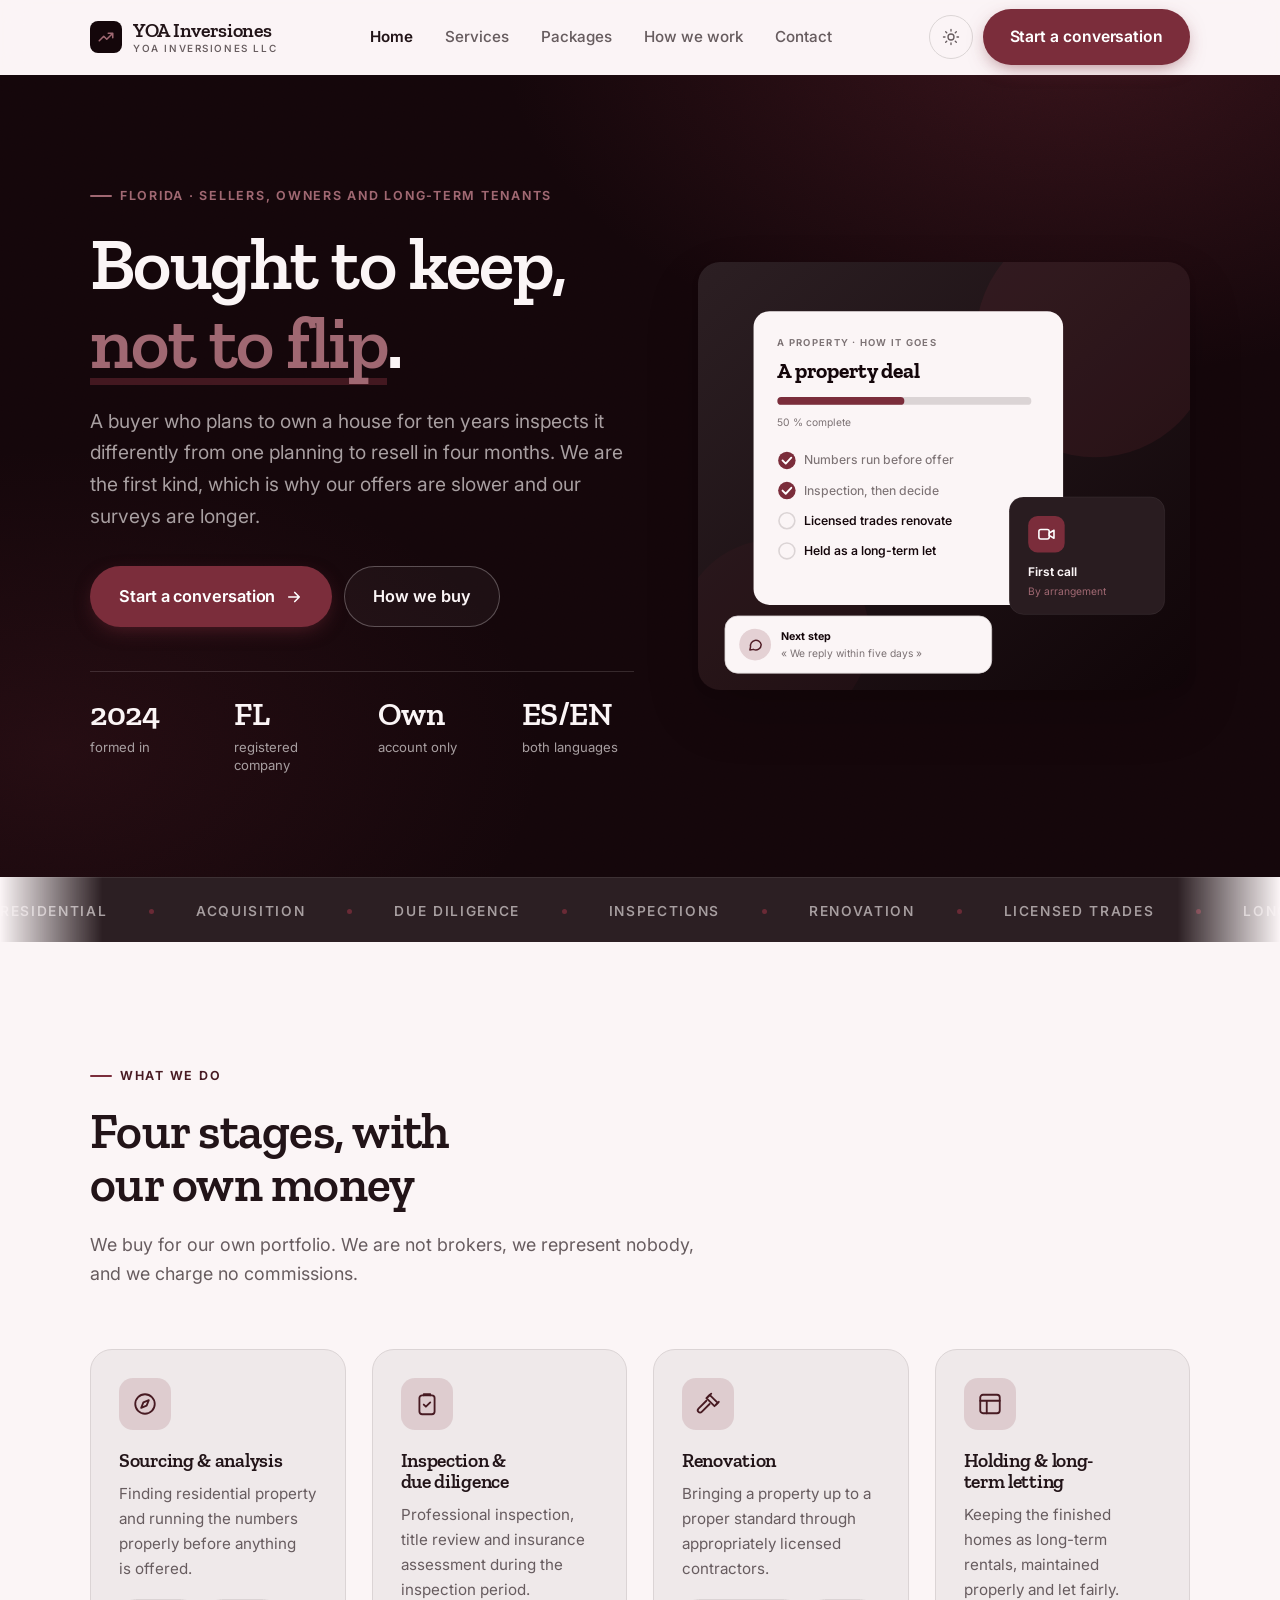
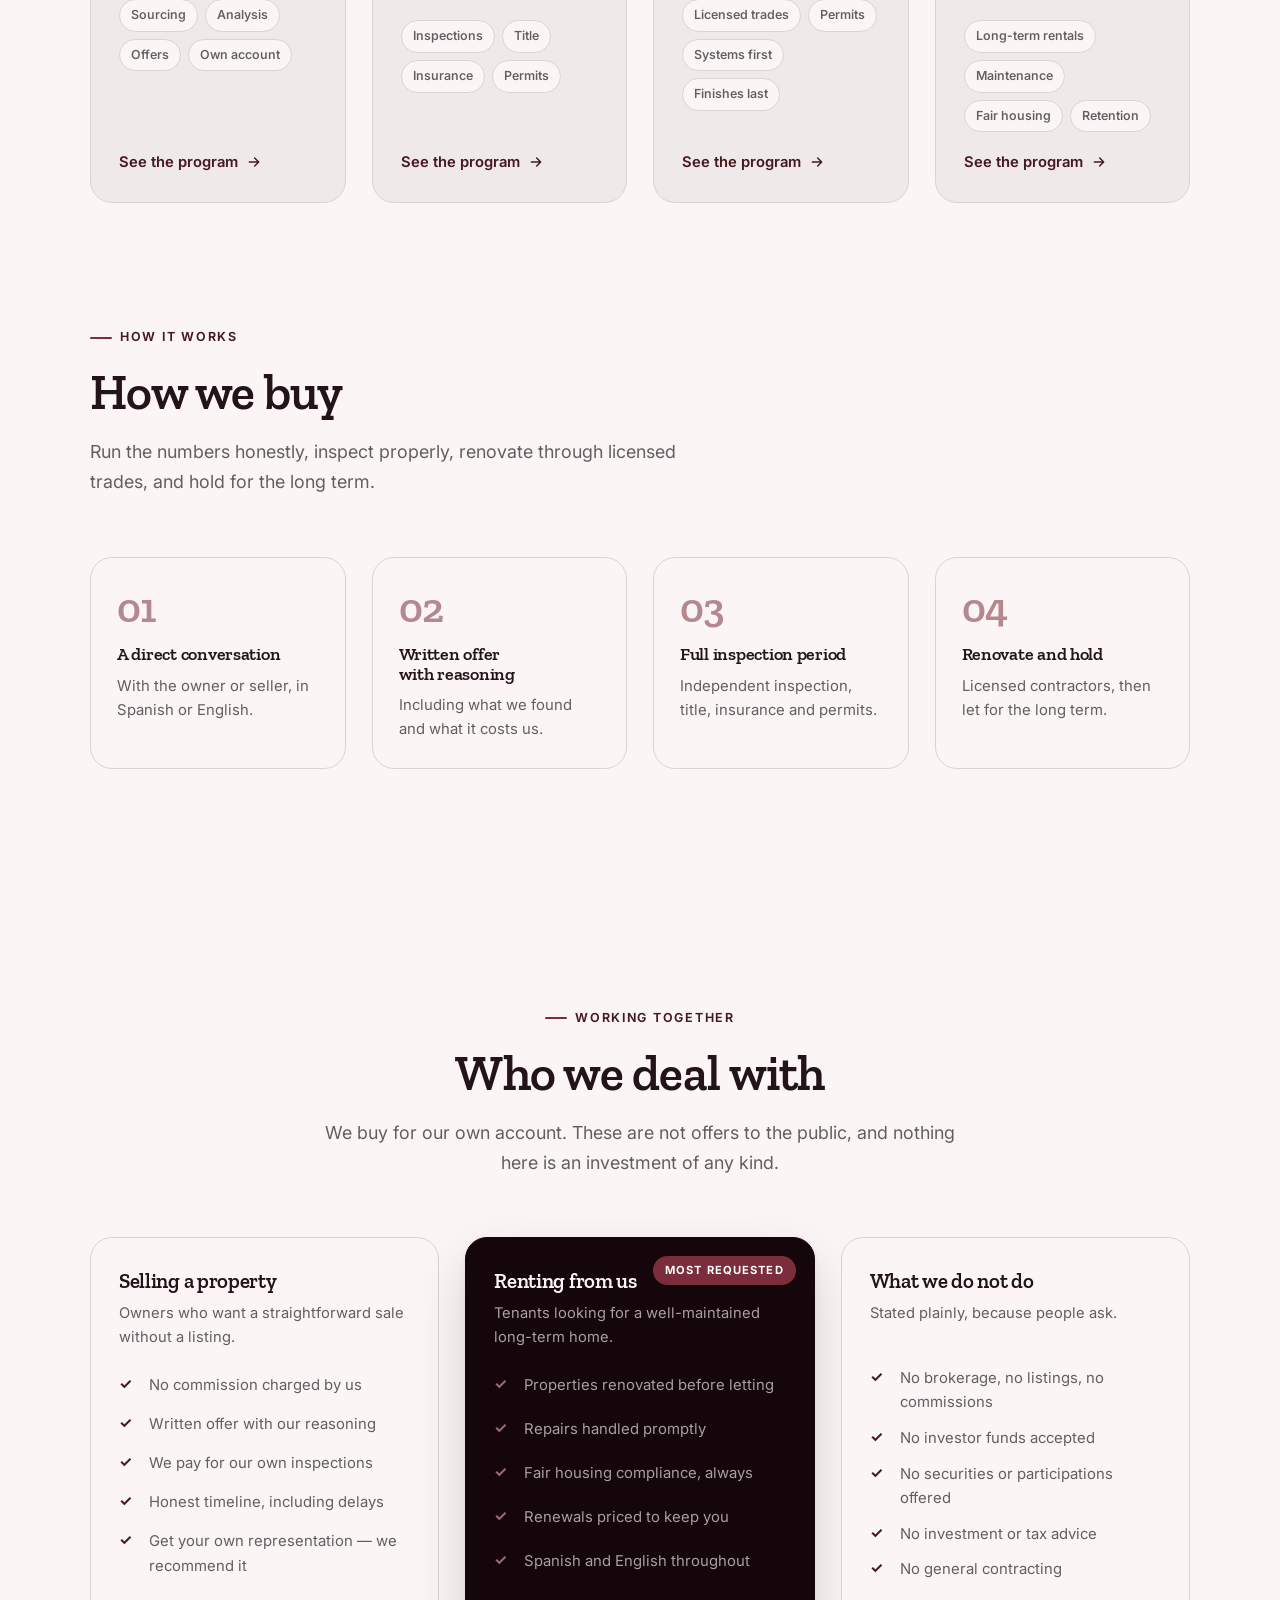
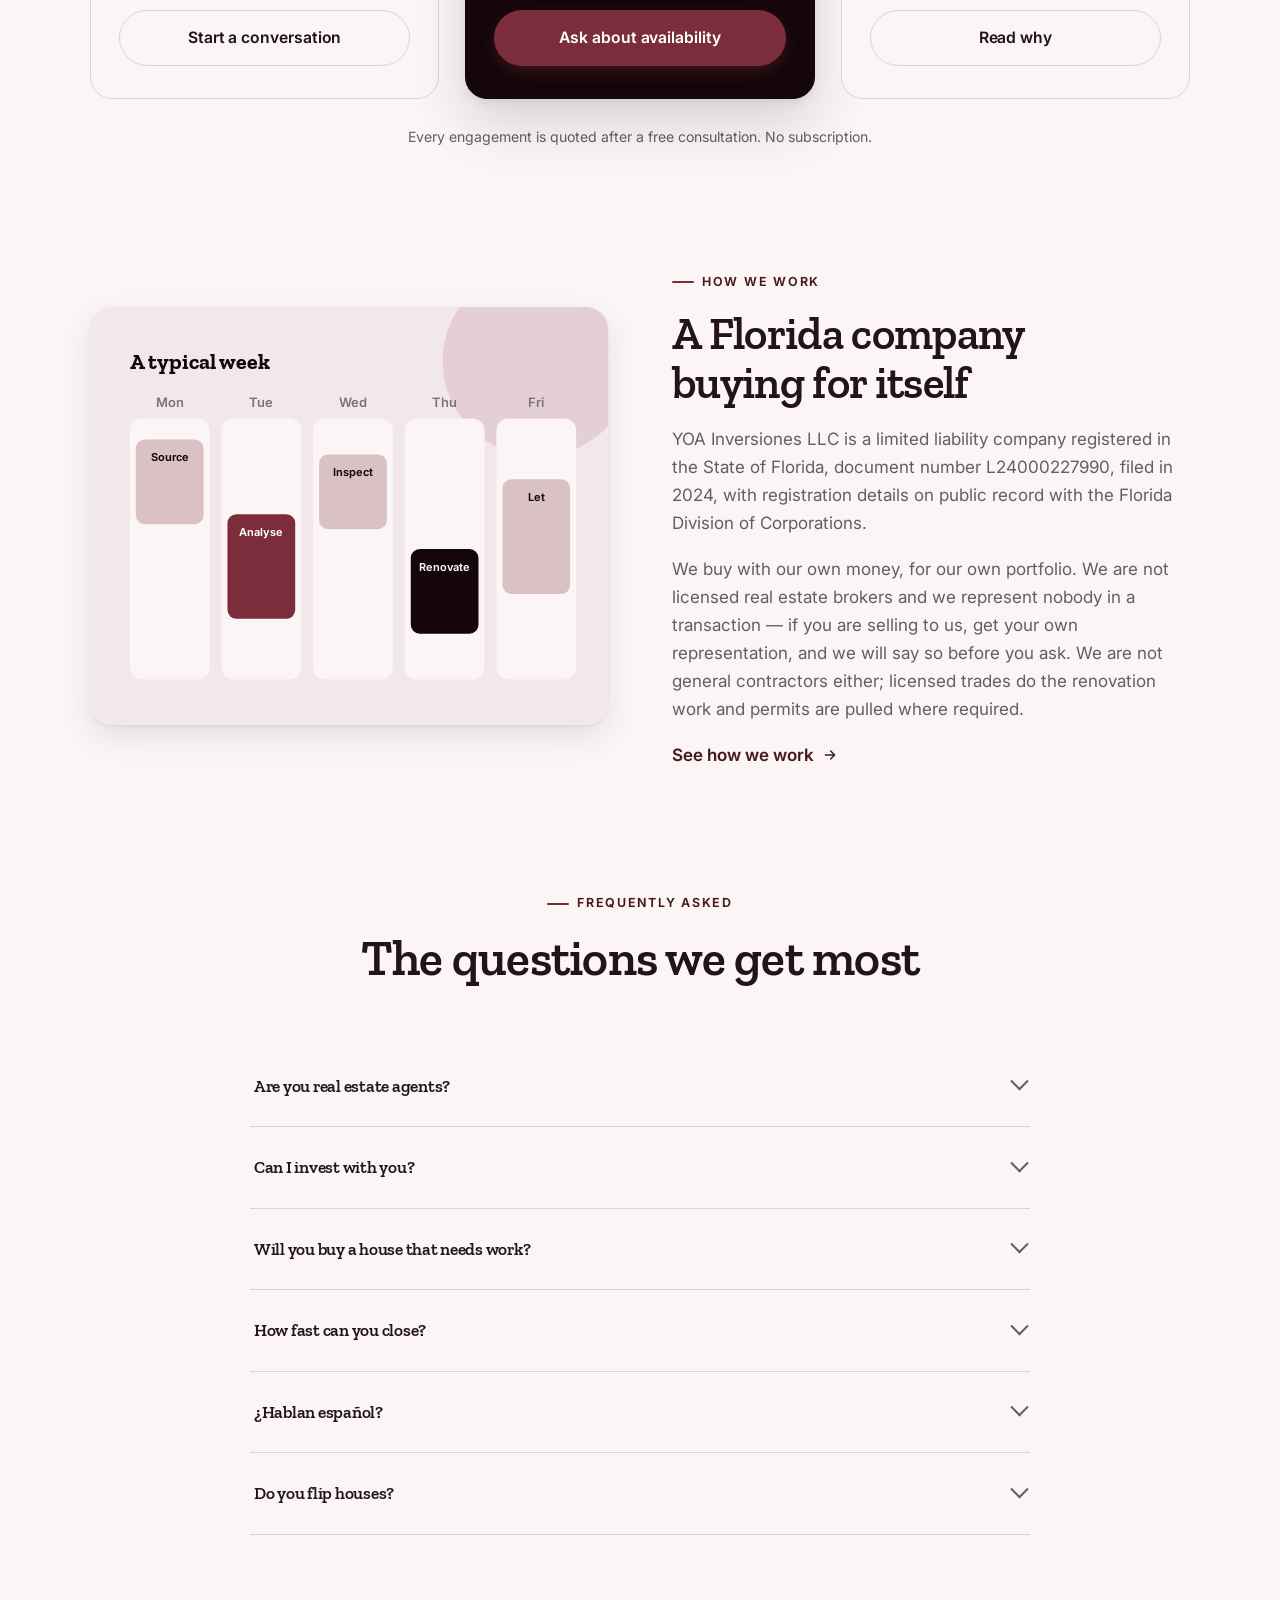
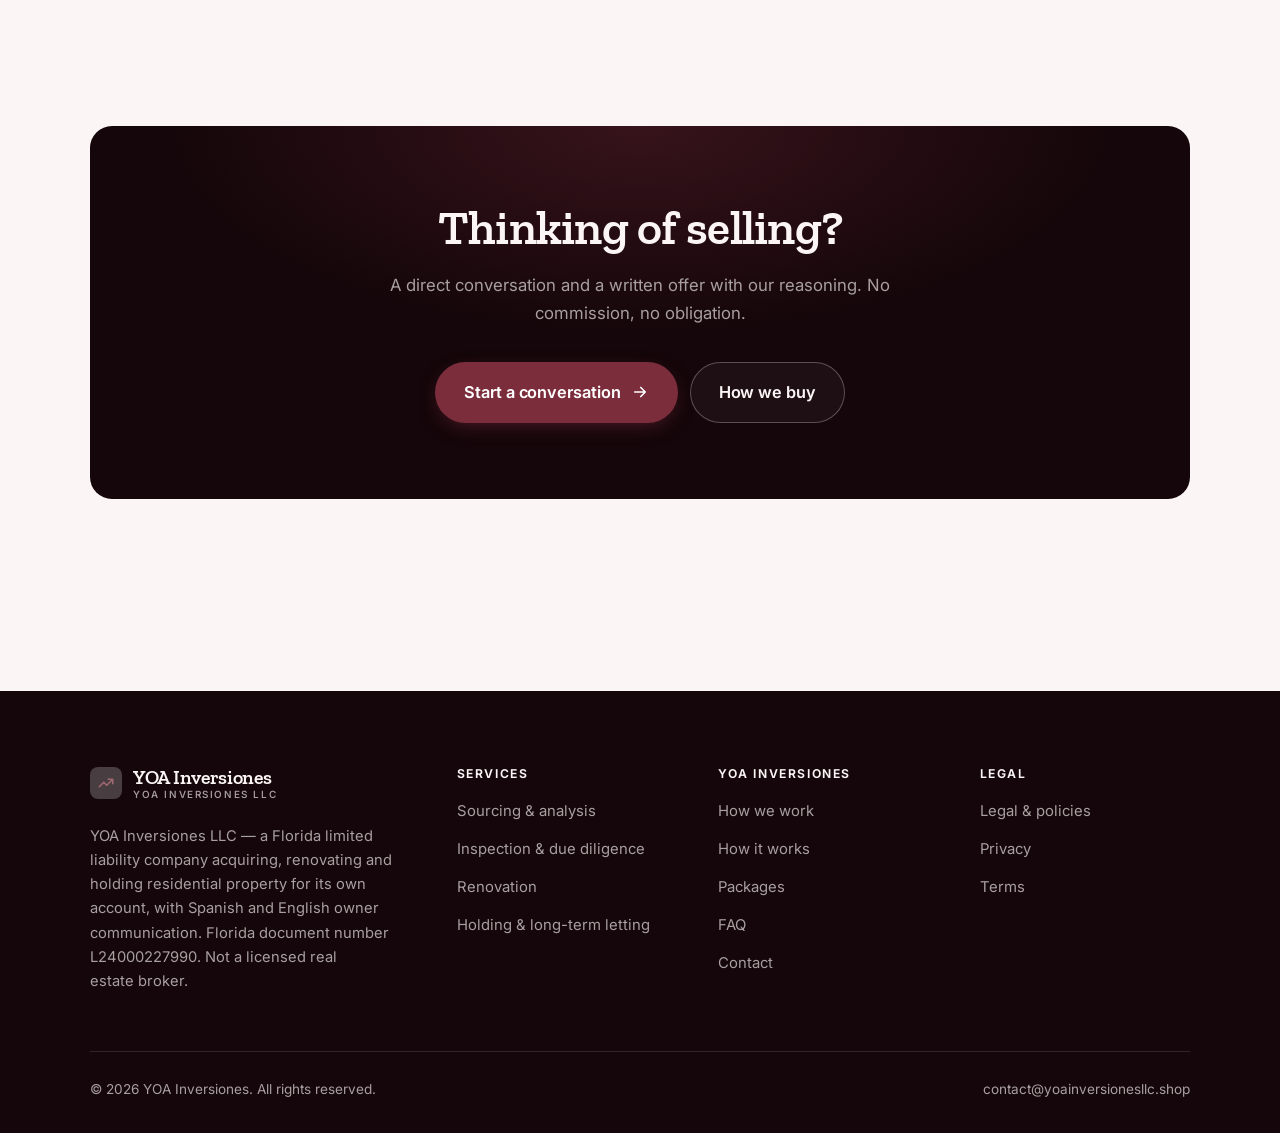
<file: index.html>
<!DOCTYPE html>
<html lang="en" class="no-js">
<head>
<meta charset="utf-8">
<meta name="viewport" content="width=device-width, initial-scale=1">
<title>YOA Inversiones LLC — residential property investment</title>
<meta name="description" content="YOA Inversiones LLC, a Florida company acquiring, renovating and holding residential property for its own account, working in Spanish and English.">
<link rel="canonical" href="https://yoainversionesllc.shop/">

<meta property="og:type" content="website">
<meta property="og:url" content="https://yoainversionesllc.shop/">
<meta property="og:site_name" content="YOA Inversiones">
<meta property="og:locale" content="en_US">
<meta property="og:title" content="YOA Inversiones LLC — residential property investment">
<meta property="og:description" content="YOA Inversiones LLC, a Florida company acquiring, renovating and holding residential property for its own account, working in Spanish and English.">
<meta name="theme-color" content="#14060a">

<link rel="icon" href="assets/img/favicon.svg" type="image/svg+xml">
<link rel="preconnect" href="https://fonts.googleapis.com">
<link rel="preconnect" href="https://fonts.gstatic.com" crossorigin>
<link rel="stylesheet" href="https://fonts.googleapis.com/css2?family=Zilla+Slab:wght@400;600;700&family=Inter:wght@400..700&display=swap">
<link rel="stylesheet" href="assets/css/style.css">

<!-- Thème appliqué avant le premier rendu (évite le flash) -->
<script>
document.documentElement.classList.remove('no-js');
(function(){try{var t=localStorage.getItem('site-theme');if(t){document.documentElement.setAttribute('data-theme',t);}}catch(e){}})();
</script>
<script type="application/ld+json">
{
  "@context": "https://schema.org",
  "@type": "Organization",
  "name": "YOA Inversiones",
  "url": "https://yoainversionesllc.shop/",
  "email": "contact@yoainversionesllc.shop",
  "description": "YOA Inversiones LLC, a Florida company acquiring, renovating and holding residential property for its own account, working in Spanish and English.",
  "areaServed": "US",
  "knowsLanguage": "en"
}
</script>
</head>

<body>
<a class="skip-link" href="#main">Skip to main content</a>

<header class="site-header">
  <nav class="wrap nav" aria-label="Main navigation">
    <a class="brand" href="index.html">
      <svg class="brand__mark" viewBox="0 0 64 64" aria-hidden="true">
        <rect class="bm-bg" width="64" height="64" rx="16"/>
        <g class="bm-ic" transform="translate(14 14) scale(1.5)" fill="none" stroke-width="2.1" stroke-linecap="round" stroke-linejoin="round"><path d="M3 17l6-6 4 4 8-8M15 7h6v6"/></g>
      </svg>
      <span>YOA Inversiones<span class="brand__sub">YOA Inversiones LLC</span></span>
    </a>

    <ul class="nav__links" id="nav-links">
      <li><a href="index.html" aria-current="page">Home</a></li>
      <li><a href="programs.html">Services</a></li>
      <li><a href="index.html#pricing">Packages</a></li>
      <li><a href="about.html">How we work</a></li>
      <li><a href="contact.html">Contact</a></li>
      <li><a class="btn btn--primary" href="contact.html">Start a conversation</a></li>
    </ul>

    <div class="nav__cta">
      <button class="theme-toggle" type="button" aria-label="Switch to dark theme">
        <svg class="icon-sun" viewBox="0 0 24 24" fill="none" stroke="currentColor" stroke-width="1.8" stroke-linecap="round" aria-hidden="true"><circle cx="12" cy="12" r="4"/><path d="M12 2v2m0 16v2M2 12h2m16 0h2M4.9 4.9l1.4 1.4m11.4 11.4 1.4 1.4M19.1 4.9l-1.4 1.4M6.3 17.7l-1.4 1.4"/></svg>
        <svg class="icon-moon" viewBox="0 0 24 24" fill="none" stroke="currentColor" stroke-width="1.8" stroke-linecap="round" stroke-linejoin="round" aria-hidden="true"><path d="M21 12.8A9 9 0 1 1 11.2 3a7 7 0 0 0 9.8 9.8z"/></svg>
      </button>
      <a class="btn btn--primary" href="contact.html">Start a conversation</a>
      <button class="nav__toggle" type="button" aria-expanded="false" aria-controls="nav-links" aria-label="Open menu">
        <svg class="icon-open" viewBox="0 0 24 24" fill="none" stroke="currentColor" stroke-width="2" stroke-linecap="round" aria-hidden="true"><path d="M3 6h18M3 12h18M3 18h18"/></svg>
        <svg class="icon-close" viewBox="0 0 24 24" fill="none" stroke="currentColor" stroke-width="2" stroke-linecap="round" aria-hidden="true"><path d="M6 6l12 12M18 6L6 18"/></svg>
      </button>
    </div>
  </nav>
</header>

<main id="main">

<section class="hero">
  <div class="wrap hero__inner">
    <div>
      <span class="eyebrow hero__eyebrow">Florida · Sellers, owners and long-term tenants</span>
      <h1>Bought to keep,<br> <em>not to flip</em>.</h1>
      <p class="hero__lede">A buyer who plans to own a house for ten years inspects it differently from one planning to resell in four months. We are the first kind, which is why our offers are slower and our surveys are longer.</p>

      <div class="hero__actions">
        <a class="btn btn--primary btn--lg" href="contact.html">Start a conversation <svg viewBox="0 0 24 24" fill="none" stroke="currentColor" stroke-width="2.2" stroke-linecap="round" stroke-linejoin="round" aria-hidden="true"><path d="M5 12h14M13 6l6 6-6 6"/></svg></a>
        <a class="btn btn--on-dark btn--lg" href="programs.html">How we buy</a>
      </div>

      <ul class="hero__proof">
        <li><span class="stat__num">2024</span><span class="stat__label">formed in</span></li>
        <li><span class="stat__num">FL</span><span class="stat__label">registered company</span></li>
        <li><span class="stat__num">Own</span><span class="stat__label">account only</span></li>
        <li><span class="stat__num">ES/EN</span><span class="stat__label">both languages</span></li>
      </ul>
    </div>

    <div class="hero__art">
      <svg viewBox="0 0 620 540" role="img" aria-label="How YOA Inversiones takes a property from sourcing to a long-term rental.">
        <defs>
          <linearGradient id="hbg" x1="0" y1="0" x2="1" y2="1">
            <stop offset="0" stop-color="#2c1f23"/><stop offset="1" stop-color="#100508"/>
          </linearGradient>
        </defs>
        <rect width="620" height="540" rx="22" fill="url(#hbg)"/>
        <circle cx="500" cy="96" r="150" fill="#7b2d3b" opacity=".16"/>
        <circle cx="96" cy="470" r="120" fill="#7b2d3b" opacity=".08"/>

        <g style="font-family: var(--font-body)">
          <!-- Carte programme -->
          <rect x="70" y="62" width="390" height="370" rx="20" fill="#fbf5f6"/>
          <text x="100" y="106" font-size="12" font-weight="650" letter-spacing="1.6" fill="#7c7274">A PROPERTY · HOW IT GOES</text>
          <text x="100" y="146" font-size="27" font-weight="700" fill="#14060a" style="font-family: var(--font-display)">A property deal</text>
          <rect x="100" y="170" width="320" height="10" rx="5" fill="#dbd4d5"/>
          <rect x="100" y="170" width="160" height="10" rx="5" fill="#7b2d3b"/>
          <text x="100" y="206" font-size="13" fill="#7c7274">50 % complete</text>
          <circle cx="112" cy="250" r="11" fill="#7b2d3b"/><path d="M106.5 250l4 4 7-7.5" fill="none" stroke="#ffffff" stroke-width="2.4" stroke-linecap="round" stroke-linejoin="round"/><text x="134" y="255" font-size="15.5" fill="#7c7274" font-weight="450">Numbers run before offer</text>
          <circle cx="112" cy="288" r="11" fill="#7b2d3b"/><path d="M106.5 288l4 4 7-7.5" fill="none" stroke="#ffffff" stroke-width="2.4" stroke-linecap="round" stroke-linejoin="round"/><text x="134" y="293" font-size="15.5" fill="#7c7274" font-weight="450">Inspection, then decide</text>
          <circle cx="112" cy="326" r="10" fill="none" stroke="#dbd4d5" stroke-width="2"/><text x="134" y="331" font-size="15.5" fill="#14060a" font-weight="560">Licensed trades renovate</text>
          <circle cx="112" cy="364" r="10" fill="none" stroke="#dbd4d5" stroke-width="2"/><text x="134" y="369" font-size="15.5" fill="#14060a" font-weight="560">Held as a long-term let</text>

          <!-- Carte séance -->
          <rect x="392" y="296" width="196" height="148" rx="18" fill="#291c20" stroke="#ffffff" stroke-opacity=".08"/>
          <rect x="416" y="320" width="46" height="46" rx="12" fill="#7b2d3b"/>
          <g transform="translate(427 331)" fill="none" stroke="#ffffff" color="#ffffff" stroke-width="2" stroke-linecap="round" stroke-linejoin="round"><rect x="2.5" y="6" width="13" height="12" rx="2.5"/><path d="M15.5 10.5 21.5 7v10l-6-3.5z"/></g>
          <text x="416" y="396" font-size="15" font-weight="650" fill="#fbf5f6">First call</text>
          <text x="416" y="420" font-size="13" fill="#a06872">By arrangement</text>

          <!-- Retour du coach -->
          <rect x="34" y="446" width="336" height="72" rx="16" fill="#fbf5f6" stroke="#dbd4d5"/>
          <circle cx="72" cy="482" r="20" fill="#e4d1d4"/>
          <g transform="translate(62 472) scale(.84)" fill="none" stroke="#501d26" stroke-width="2.2" stroke-linecap="round" stroke-linejoin="round"><path d="M21 12a8 8 0 0 1-11.6 7.1L4 20l1-4.6A8 8 0 1 1 21 12z"/></g>
          <text x="104" y="476" font-size="13.5" font-weight="700" fill="#14060a">Next step</text>
          <text x="104" y="498" font-size="13" fill="#7c7274">« We reply within five days »</text>
        </g>
      </svg>
    </div>
  </div>
</section>

<div class="marquee" aria-hidden="true">
  <div class="marquee__track"><span>Residential</span><span>Acquisition</span><span>Due diligence</span><span>Inspections</span><span>Renovation</span><span>Licensed trades</span><span>Long-term rentals</span><span>Own account</span><span>Español</span><span>English</span><span>Residential</span><span>Acquisition</span><span>Due diligence</span><span>Inspections</span><span>Renovation</span><span>Licensed trades</span><span>Long-term rentals</span><span>Own account</span><span>Español</span><span>English</span></div>
</div>

<section class="section wrap" id="programs">
  <div class="section-head reveal">
    <span class="eyebrow">What we do</span>
    <h2>Four stages, with our own money</h2>
    <p>We buy for our own portfolio. We are not brokers, we represent nobody, and we charge no commissions.</p>
  </div>
  <div class="grid grid--4 reveal-group">
    <a class="card" href="programs.html#acquisition">
      <div class="card__icon"><svg viewBox="0 0 24 24" fill="none" stroke="currentColor" stroke-width="1.7" stroke-linecap="round" stroke-linejoin="round" aria-hidden="true"><circle cx="12" cy="12" r="9"/><path d="M15.5 8.5 13.5 13.5 8.5 15.5 10.5 10.5z"/></svg></div>
      <h3>Sourcing &amp; analysis</h3>
      <p>Finding residential property and running the numbers properly before anything is offered.</p>
      <ul class="tags"><li>Sourcing</li><li>Analysis</li><li>Offers</li><li>Own account</li></ul>
      <span class="arrow-link">See the program <svg viewBox="0 0 24 24" fill="none" stroke="currentColor" stroke-width="2.2" stroke-linecap="round" stroke-linejoin="round" aria-hidden="true"><path d="M5 12h14M13 6l6 6-6 6"/></svg></span>
    </a>
    <a class="card" href="programs.html#diligence">
      <div class="card__icon"><svg viewBox="0 0 24 24" fill="none" stroke="currentColor" stroke-width="1.7" stroke-linecap="round" stroke-linejoin="round" aria-hidden="true"><rect x="5" y="4" width="14" height="17.5" rx="2.5"/><path d="M9 4V3h6v1M9 12.5l2 2 4-4"/></svg></div>
      <h3>Inspection &amp; due diligence</h3>
      <p>Professional inspection, title review and insurance assessment during the inspection period.</p>
      <ul class="tags"><li>Inspections</li><li>Title</li><li>Insurance</li><li>Permits</li></ul>
      <span class="arrow-link">See the program <svg viewBox="0 0 24 24" fill="none" stroke="currentColor" stroke-width="2.2" stroke-linecap="round" stroke-linejoin="round" aria-hidden="true"><path d="M5 12h14M13 6l6 6-6 6"/></svg></span>
    </a>
    <a class="card" href="programs.html#renovation">
      <div class="card__icon"><svg viewBox="0 0 24 24" fill="none" stroke="currentColor" stroke-width="1.7" stroke-linecap="round" stroke-linejoin="round" aria-hidden="true"><path d="M13.5 3.5 21 11l-3 3-7.5-7.5z"/><path d="M10.5 9 3.2 16.3a2.1 2.1 0 0 0 3 3L13.5 12"/><path d="M15 2.5 12 5.5M19.5 12.5 22 10"/></svg></div>
      <h3>Renovation</h3>
      <p>Bringing a property up to a proper standard through appropriately licensed contractors.</p>
      <ul class="tags"><li>Licensed trades</li><li>Permits</li><li>Systems first</li><li>Finishes last</li></ul>
      <span class="arrow-link">See the program <svg viewBox="0 0 24 24" fill="none" stroke="currentColor" stroke-width="2.2" stroke-linecap="round" stroke-linejoin="round" aria-hidden="true"><path d="M5 12h14M13 6l6 6-6 6"/></svg></span>
    </a>
    <a class="card" href="programs.html#hold">
      <div class="card__icon"><svg viewBox="0 0 24 24" fill="none" stroke="currentColor" stroke-width="1.7" stroke-linecap="round" stroke-linejoin="round" aria-hidden="true"><rect x="3" y="3.5" width="18" height="17" rx="2.5"/><path d="M3 9h18M9 9v11.5"/></svg></div>
      <h3>Holding &amp; long-term letting</h3>
      <p>Keeping the finished homes as long-term rentals, maintained properly and let fairly.</p>
      <ul class="tags"><li>Long-term rentals</li><li>Maintenance</li><li>Fair housing</li><li>Retention</li></ul>
      <span class="arrow-link">See the program <svg viewBox="0 0 24 24" fill="none" stroke="currentColor" stroke-width="2.2" stroke-linecap="round" stroke-linejoin="round" aria-hidden="true"><path d="M5 12h14M13 6l6 6-6 6"/></svg></span>
    </a>
  </div>
</section>

<section class="section section--flush wrap" id="how-it-works">
  <div class="section-head reveal">
    <span class="eyebrow">How it works</span>
    <h2>How we buy</h2>
    <p>Run the numbers honestly, inspect properly, renovate through licensed trades, and hold for the long term.</p>
  </div>
  <div class="grid grid--4 steps reveal-group">
    <article class="step">
      <h3>A direct conversation</h3>
      <p>With the owner or seller, in Spanish or English.</p>
    </article>
    <article class="step">
      <h3>Written offer with reasoning</h3>
      <p>Including what we found and what it costs us.</p>
    </article>
    <article class="step">
      <h3>Full inspection period</h3>
      <p>Independent inspection, title, insurance and permits.</p>
    </article>
    <article class="step">
      <h3>Renovate and hold</h3>
      <p>Licensed contractors, then let for the long term.</p>
    </article>
  </div>
</section>

<section class="section wrap" id="pricing">
  <div class="section-head section-head--center reveal">
    <span class="eyebrow">Working together</span>
    <h2>Who we deal with</h2>
    <p>We buy for our own account. These are not offers to the public, and nothing here is an investment of any kind.</p>
  </div>
  <div class="grid grid--3 plans reveal-group">
    <article class="plan">
      
      <h3>Selling a property</h3>
      <p class="plan__desc">Owners who want a straightforward sale without a listing.</p>
      
      <ul class="plan__features">
        <li>No commission charged by us</li>
        <li>Written offer with our reasoning</li>
        <li>We pay for our own inspections</li>
        <li>Honest timeline, including delays</li>
        <li>Get your own representation — we recommend it</li>
      </ul>
      <a class="btn btn--ghost btn--block" href="contact.html">Start a conversation</a>
    </article>
    <article class="plan plan--featured">
      <span class="plan__tag">Most requested</span>
      <h3>Renting from us</h3>
      <p class="plan__desc">Tenants looking for a well-maintained long-term home.</p>
      
      <ul class="plan__features">
        <li>Properties renovated before letting</li>
        <li>Repairs handled promptly</li>
        <li>Fair housing compliance, always</li>
        <li>Renewals priced to keep you</li>
        <li>Spanish and English throughout</li>
      </ul>
      <a class="btn btn--primary btn--block" href="contact.html">Ask about availability</a>
    </article>
    <article class="plan">
      
      <h3>What we do not do</h3>
      <p class="plan__desc">Stated plainly, because people ask.</p>
      
      <ul class="plan__features">
        <li>No brokerage, no listings, no commissions</li>
        <li>No investor funds accepted</li>
        <li>No securities or participations offered</li>
        <li>No investment or tax advice</li>
        <li>No general contracting</li>
      </ul>
      <a class="btn btn--ghost btn--block" href="contact.html">Read why</a>
    </article>
  </div>
  <p class="plans-note">Every engagement is quoted after a free consultation. No subscription.</p>
</section>

<section class="section section--flush wrap">
  <div class="split reveal">
    <div class="split__art">
      <svg viewBox="0 0 520 420" role="img" aria-label="Example of a typical week: Source, Analyse, Inspect, Renovate, Let.">
        <rect width="520" height="420" rx="20" fill="#f2e7e9"/>
        <circle cx="450" cy="54" r="96" fill="#7b2d3b" opacity=".12"/>
        <g style="font-family: var(--font-body)">
        <text x="40" y="62" font-size="22" font-weight="700" fill="#14060a" style="font-family: var(--font-display)">A typical week</text>
        <text x="80" y="100" text-anchor="middle" font-size="13" font-weight="600" fill="#7c7274">Mon</text>
        <rect x="40" y="112" width="80" height="262" rx="12" fill="#fbf5f6"/>
        <rect x="46" y="133" width="68" height="85" rx="9" fill="#dac1c5"/>
        <text x="80" y="155" text-anchor="middle" font-size="11" font-weight="650" fill="#14060a">Source</text>
        <text x="172" y="100" text-anchor="middle" font-size="13" font-weight="600" fill="#7c7274">Tue</text>
        <rect x="132" y="112" width="80" height="262" rx="12" fill="#fbf5f6"/>
        <rect x="138" y="208" width="68" height="105" rx="9" fill="#7b2d3b"/>
        <text x="172" y="230" text-anchor="middle" font-size="11" font-weight="650" fill="#ffffff">Analyse</text>
        <text x="264" y="100" text-anchor="middle" font-size="13" font-weight="600" fill="#7c7274">Wed</text>
        <rect x="224" y="112" width="80" height="262" rx="12" fill="#fbf5f6"/>
        <rect x="230" y="148" width="68" height="75" rx="9" fill="#dac1c5"/>
        <text x="264" y="170" text-anchor="middle" font-size="11" font-weight="650" fill="#14060a">Inspect</text>
        <text x="356" y="100" text-anchor="middle" font-size="13" font-weight="600" fill="#7c7274">Thu</text>
        <rect x="316" y="112" width="80" height="262" rx="12" fill="#fbf5f6"/>
        <rect x="322" y="243" width="68" height="85" rx="9" fill="#14060a"/>
        <text x="356" y="265" text-anchor="middle" font-size="11" font-weight="650" fill="#fbf5f6">Renovate</text>
        <text x="448" y="100" text-anchor="middle" font-size="13" font-weight="600" fill="#7c7274">Fri</text>
        <rect x="408" y="112" width="80" height="262" rx="12" fill="#fbf5f6"/>
        <rect x="414" y="173" width="68" height="115" rx="9" fill="#dac1c5"/>
        <text x="448" y="195" text-anchor="middle" font-size="11" font-weight="650" fill="#14060a">Let</text>
        </g>
      </svg>
    </div>
    <div>
      <span class="eyebrow">How we work</span>
      <h2>A Florida company buying for itself</h2>
      <p>YOA Inversiones LLC is a limited liability company registered in the State of Florida, document number L24000227990, filed in 2024, with registration details on public record with the Florida Division of Corporations.</p>
      <p>We buy with our own money, for our own portfolio. We are not licensed real estate brokers and we represent nobody in a transaction — if you are selling to us, get your own representation, and we will say so before you ask. We are not general contractors either; licensed trades do the renovation work and permits are pulled where required.</p>
      <p><a class="arrow-link" href="about.html">See how we work <svg viewBox="0 0 24 24" fill="none" stroke="currentColor" stroke-width="2.2" stroke-linecap="round" stroke-linejoin="round" aria-hidden="true"><path d="M5 12h14M13 6l6 6-6 6"/></svg></a></p>
    </div>
  </div>
</section>

<section class="section section--flush wrap" id="faq">
  <div class="section-head section-head--center reveal">
    <span class="eyebrow">Frequently asked</span>
    <h2>The questions we get most</h2>
  </div>
  <div class="faq reveal">
    <details>
      <summary>Are you real estate agents?</summary>
      <p>No. We are not licensed brokers or sales associates, we do not list property, we represent nobody and we charge no commission. We buy for our own account.</p>
    </details>
    <details>
      <summary>Can I invest with you?</summary>
      <p>No. We use our own capital and accept no investor funds. There is no offering here, and nothing on this site is a solicitation.</p>
    </details>
    <details>
      <summary>Will you buy a house that needs work?</summary>
      <p>That is mostly what we buy. We would rather see the real condition than a staged one, and unpermitted work needs discussing rather than hiding.</p>
    </details>
    <details>
      <summary>How fast can you close?</summary>
      <p>It depends on title and inspection, and we will give you an honest timeline rather than a number designed to win the deal.</p>
    </details>
    <details>
      <summary>¿Hablan español?</summary>
      <p>Sí. Negotiations, documents and tenancy matters are handled in Spanish or English, whichever you prefer.</p>
    </details>
    <details>
      <summary>Do you flip houses?</summary>
      <p>No. We renovate and hold as long-term rentals, which is why we spend money on roofs and systems rather than only on what photographs well.</p>
    </details>
  </div>
</section>

<section class="wrap section--tight">
  <div class="cta-band reveal">
    <h2>Thinking of selling?</h2>
    <p>A direct conversation and a written offer with our reasoning. No commission, no obligation.</p>
    <div class="hero__actions">
      <a class="btn btn--primary btn--lg" href="contact.html">Start a conversation <svg viewBox="0 0 24 24" fill="none" stroke="currentColor" stroke-width="2.2" stroke-linecap="round" stroke-linejoin="round" aria-hidden="true"><path d="M5 12h14M13 6l6 6-6 6"/></svg></a>
      <a class="btn btn--on-dark btn--lg" href="programs.html">How we buy</a>
    </div>
  </div>
</section>

</main>

<footer class="site-footer">
  <div class="wrap">
    <div class="footer__grid">
      <div class="footer__brand">
        <a class="brand" href="index.html">
          <svg class="brand__mark" viewBox="0 0 64 64" aria-hidden="true">
        <rect class="bm-bg" width="64" height="64" rx="16"/>
        <g class="bm-ic" transform="translate(14 14) scale(1.5)" fill="none" stroke-width="2.1" stroke-linecap="round" stroke-linejoin="round"><path d="M3 17l6-6 4 4 8-8M15 7h6v6"/></g>
      </svg>
          <span>YOA Inversiones<span class="brand__sub">YOA Inversiones LLC</span></span>
        </a>
        <p>YOA Inversiones LLC — a Florida limited liability company acquiring, renovating and holding residential property for its own account, with Spanish and English owner communication. Florida document number L24000227990. Not a licensed real estate broker.</p>
      </div>

      <div class="footer__col">
        <h4>Services</h4>
        <ul>
          <li><a href="programs.html#acquisition">Sourcing &amp; analysis</a></li>
          <li><a href="programs.html#diligence">Inspection &amp; due diligence</a></li>
          <li><a href="programs.html#renovation">Renovation</a></li>
          <li><a href="programs.html#hold">Holding &amp; long-term letting</a></li>
        </ul>
      </div>

      <div class="footer__col">
        <h4>YOA Inversiones</h4>
        <ul>
          <li><a href="about.html">How we work</a></li>
          <li><a href="index.html#how-it-works">How it works</a></li>
          <li><a href="index.html#pricing">Packages</a></li>
          <li><a href="index.html#faq">FAQ</a></li>
          <li><a href="contact.html">Contact</a></li>
        </ul>
      </div>

      <div class="footer__col">
        <h4>Legal</h4>
        <ul>
          <li><a href="legal.html">Legal &amp; policies</a></li>
          <li><a href="legal.html#privacy">Privacy</a></li>
          <li><a href="legal.html#terms">Terms</a></li>
        </ul>
      </div>
    </div>

    <div class="footer__bottom">
      <p>© <span data-year>2026</span> YOA Inversiones. All rights reserved.</p>
      <p><a href="mailto:contact@yoainversionesllc.shop">contact@yoainversionesllc.shop</a></p>
    </div>
  </div>
</footer>

<script src="assets/js/main.js" defer></script>
</body>
</html>
</file>
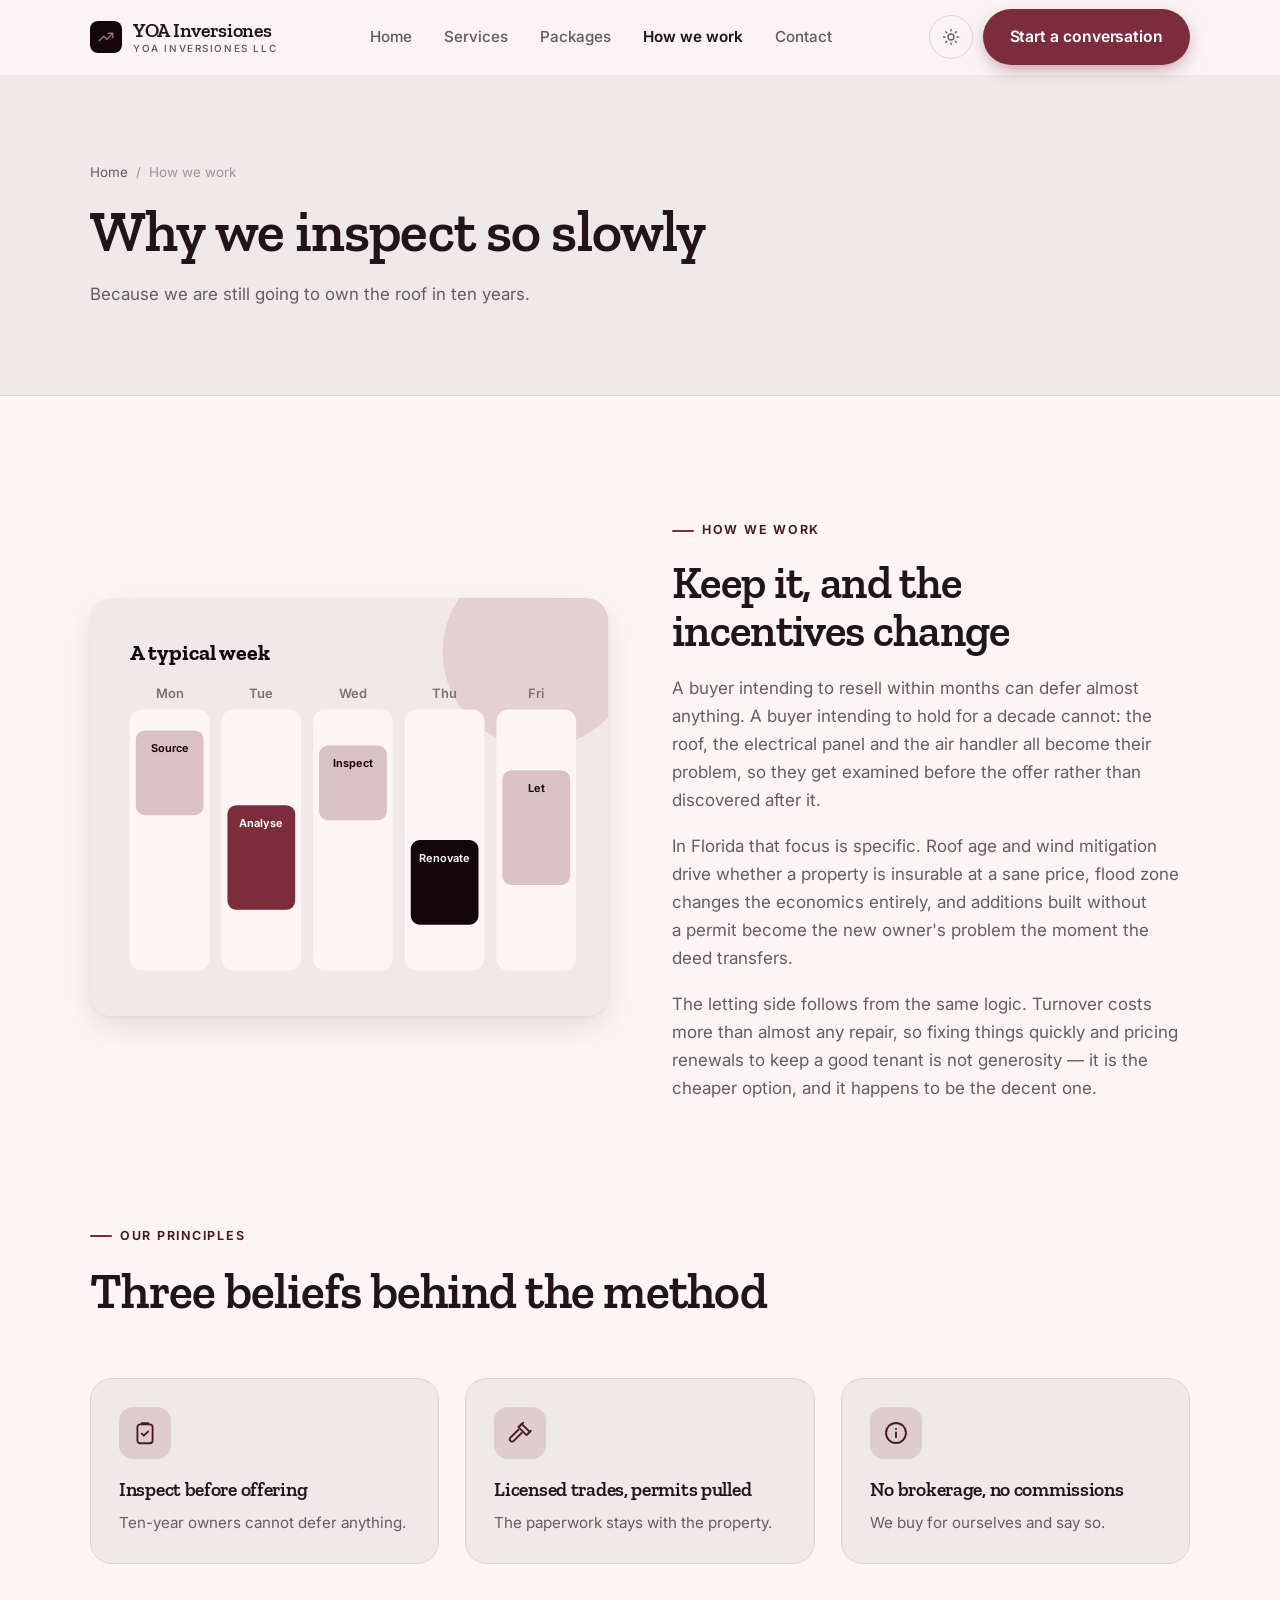
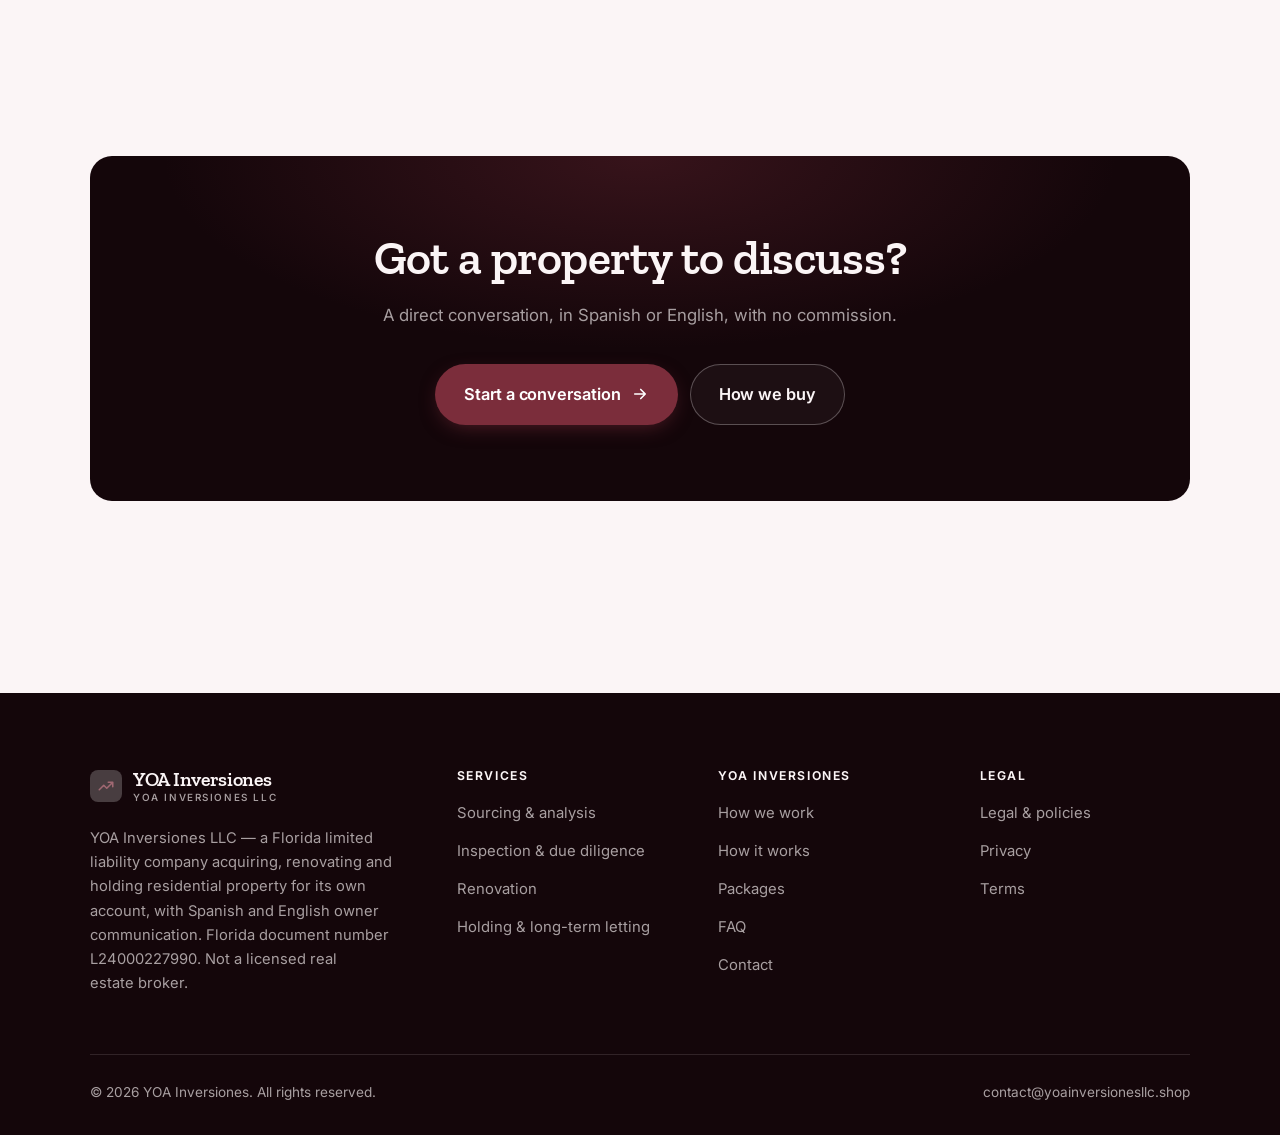
<file: about.html>
<!DOCTYPE html>
<html lang="en" class="no-js">
<head>
<meta charset="utf-8">
<meta name="viewport" content="width=device-width, initial-scale=1">
<title>How we work — YOA Inversiones</title>
<meta name="description" content="About YOA Inversiones LLC, a Florida residential property investment company, document number L24000227990.">
<link rel="canonical" href="https://yoainversionesllc.shop/about.html">

<meta property="og:type" content="website">
<meta property="og:url" content="https://yoainversionesllc.shop/about.html">
<meta property="og:site_name" content="YOA Inversiones">
<meta property="og:locale" content="en_US">
<meta property="og:title" content="How we work — YOA Inversiones">
<meta property="og:description" content="About YOA Inversiones LLC, a Florida residential property investment company, document number L24000227990.">
<meta name="theme-color" content="#14060a">

<link rel="icon" href="assets/img/favicon.svg" type="image/svg+xml">
<link rel="preconnect" href="https://fonts.googleapis.com">
<link rel="preconnect" href="https://fonts.gstatic.com" crossorigin>
<link rel="stylesheet" href="https://fonts.googleapis.com/css2?family=Zilla+Slab:wght@400;600;700&family=Inter:wght@400..700&display=swap">
<link rel="stylesheet" href="assets/css/style.css">

<!-- Thème appliqué avant le premier rendu (évite le flash) -->
<script>
document.documentElement.classList.remove('no-js');
(function(){try{var t=localStorage.getItem('site-theme');if(t){document.documentElement.setAttribute('data-theme',t);}}catch(e){}})();
</script>
</head>

<body>
<a class="skip-link" href="#main">Skip to main content</a>

<header class="site-header">
  <nav class="wrap nav" aria-label="Main navigation">
    <a class="brand" href="index.html">
      <svg class="brand__mark" viewBox="0 0 64 64" aria-hidden="true">
        <rect class="bm-bg" width="64" height="64" rx="16"/>
        <g class="bm-ic" transform="translate(14 14) scale(1.5)" fill="none" stroke-width="2.1" stroke-linecap="round" stroke-linejoin="round"><path d="M3 17l6-6 4 4 8-8M15 7h6v6"/></g>
      </svg>
      <span>YOA Inversiones<span class="brand__sub">YOA Inversiones LLC</span></span>
    </a>

    <ul class="nav__links" id="nav-links">
      <li><a href="index.html">Home</a></li>
      <li><a href="programs.html">Services</a></li>
      <li><a href="index.html#pricing">Packages</a></li>
      <li><a href="about.html" aria-current="page">How we work</a></li>
      <li><a href="contact.html">Contact</a></li>
      <li><a class="btn btn--primary" href="contact.html">Start a conversation</a></li>
    </ul>

    <div class="nav__cta">
      <button class="theme-toggle" type="button" aria-label="Switch to dark theme">
        <svg class="icon-sun" viewBox="0 0 24 24" fill="none" stroke="currentColor" stroke-width="1.8" stroke-linecap="round" aria-hidden="true"><circle cx="12" cy="12" r="4"/><path d="M12 2v2m0 16v2M2 12h2m16 0h2M4.9 4.9l1.4 1.4m11.4 11.4 1.4 1.4M19.1 4.9l-1.4 1.4M6.3 17.7l-1.4 1.4"/></svg>
        <svg class="icon-moon" viewBox="0 0 24 24" fill="none" stroke="currentColor" stroke-width="1.8" stroke-linecap="round" stroke-linejoin="round" aria-hidden="true"><path d="M21 12.8A9 9 0 1 1 11.2 3a7 7 0 0 0 9.8 9.8z"/></svg>
      </button>
      <a class="btn btn--primary" href="contact.html">Start a conversation</a>
      <button class="nav__toggle" type="button" aria-expanded="false" aria-controls="nav-links" aria-label="Open menu">
        <svg class="icon-open" viewBox="0 0 24 24" fill="none" stroke="currentColor" stroke-width="2" stroke-linecap="round" aria-hidden="true"><path d="M3 6h18M3 12h18M3 18h18"/></svg>
        <svg class="icon-close" viewBox="0 0 24 24" fill="none" stroke="currentColor" stroke-width="2" stroke-linecap="round" aria-hidden="true"><path d="M6 6l12 12M18 6L6 18"/></svg>
      </button>
    </div>
  </nav>
</header>

<main id="main">

<section class="page-head">
  <div class="wrap">
    <nav class="breadcrumb" aria-label="Breadcrumb">
      <a href="index.html">Home</a><span>/</span><span aria-current="page">How we work</span>
    </nav>
    <h1>Why we inspect so slowly</h1>
    <p>Because we are still going to own the roof in ten years.</p>
  </div>
</section>

<section class="section wrap">
  <div class="split reveal">
    <div class="split__art">
      <svg viewBox="0 0 520 420" role="img" aria-label="Example of a typical week: Source, Analyse, Inspect, Renovate, Let.">
        <rect width="520" height="420" rx="20" fill="#f2e7e9"/>
        <circle cx="450" cy="54" r="96" fill="#7b2d3b" opacity=".12"/>
        <g style="font-family: var(--font-body)">
        <text x="40" y="62" font-size="22" font-weight="700" fill="#14060a" style="font-family: var(--font-display)">A typical week</text>
        <text x="80" y="100" text-anchor="middle" font-size="13" font-weight="600" fill="#7c7274">Mon</text>
        <rect x="40" y="112" width="80" height="262" rx="12" fill="#fbf5f6"/>
        <rect x="46" y="133" width="68" height="85" rx="9" fill="#dac1c5"/>
        <text x="80" y="155" text-anchor="middle" font-size="11" font-weight="650" fill="#14060a">Source</text>
        <text x="172" y="100" text-anchor="middle" font-size="13" font-weight="600" fill="#7c7274">Tue</text>
        <rect x="132" y="112" width="80" height="262" rx="12" fill="#fbf5f6"/>
        <rect x="138" y="208" width="68" height="105" rx="9" fill="#7b2d3b"/>
        <text x="172" y="230" text-anchor="middle" font-size="11" font-weight="650" fill="#ffffff">Analyse</text>
        <text x="264" y="100" text-anchor="middle" font-size="13" font-weight="600" fill="#7c7274">Wed</text>
        <rect x="224" y="112" width="80" height="262" rx="12" fill="#fbf5f6"/>
        <rect x="230" y="148" width="68" height="75" rx="9" fill="#dac1c5"/>
        <text x="264" y="170" text-anchor="middle" font-size="11" font-weight="650" fill="#14060a">Inspect</text>
        <text x="356" y="100" text-anchor="middle" font-size="13" font-weight="600" fill="#7c7274">Thu</text>
        <rect x="316" y="112" width="80" height="262" rx="12" fill="#fbf5f6"/>
        <rect x="322" y="243" width="68" height="85" rx="9" fill="#14060a"/>
        <text x="356" y="265" text-anchor="middle" font-size="11" font-weight="650" fill="#fbf5f6">Renovate</text>
        <text x="448" y="100" text-anchor="middle" font-size="13" font-weight="600" fill="#7c7274">Fri</text>
        <rect x="408" y="112" width="80" height="262" rx="12" fill="#fbf5f6"/>
        <rect x="414" y="173" width="68" height="115" rx="9" fill="#dac1c5"/>
        <text x="448" y="195" text-anchor="middle" font-size="11" font-weight="650" fill="#14060a">Let</text>
        </g>
      </svg>
    </div>
    <div>
      <span class="eyebrow">How we work</span>
      <h2>Keep it, and the incentives change</h2>
      <p>A buyer intending to resell within months can defer almost anything. A buyer intending to hold for a decade cannot: the roof, the electrical panel and the air handler all become their problem, so they get examined before the offer rather than discovered after it.</p>
      <p>In Florida that focus is specific. Roof age and wind mitigation drive whether a property is insurable at a sane price, flood zone changes the economics entirely, and additions built without a permit become the new owner's problem the moment the deed transfers.</p>
      <p>The letting side follows from the same logic. Turnover costs more than almost any repair, so fixing things quickly and pricing renewals to keep a good tenant is not generosity — it is the cheaper option, and it happens to be the decent one.</p>
      <!--
        TO DO: add a short introduction of the coach (name, real background),
        with a photo if possible. Do not invent credentials — see README.md.
      -->
    </div>
  </div>
</section>

<section class="section section--flush wrap">
  <div class="section-head reveal">
    <span class="eyebrow">Our principles</span>
    <h2>Three beliefs behind the method</h2>
  </div>
  <div class="grid grid--3 reveal-group">
    <article class="card">
      <div class="card__icon"><svg viewBox="0 0 24 24" fill="none" stroke="currentColor" stroke-width="1.7" stroke-linecap="round" stroke-linejoin="round" aria-hidden="true"><rect x="5" y="4" width="14" height="17.5" rx="2.5"/><path d="M9 4V3h6v1M9 12.5l2 2 4-4"/></svg></div>
      <h3>Inspect before offering</h3>
      <p>Ten-year owners cannot defer anything.</p>
    </article>
    <article class="card">
      <div class="card__icon"><svg viewBox="0 0 24 24" fill="none" stroke="currentColor" stroke-width="1.7" stroke-linecap="round" stroke-linejoin="round" aria-hidden="true"><path d="M13.5 3.5 21 11l-3 3-7.5-7.5z"/><path d="M10.5 9 3.2 16.3a2.1 2.1 0 0 0 3 3L13.5 12"/><path d="M15 2.5 12 5.5M19.5 12.5 22 10"/></svg></div>
      <h3>Licensed trades, permits pulled</h3>
      <p>The paperwork stays with the property.</p>
    </article>
    <article class="card">
      <div class="card__icon"><svg viewBox="0 0 24 24" fill="none" stroke="currentColor" stroke-width="1.7" stroke-linecap="round" stroke-linejoin="round" aria-hidden="true"><circle cx="12" cy="12" r="9.2"/><path d="M12 16v-4.5M12 8.2v.1"/></svg></div>
      <h3>No brokerage, no commissions</h3>
      <p>We buy for ourselves and say so.</p>
    </article>
  </div>
</section>

<section class="wrap section--tight">
  <div class="cta-band reveal">
    <h2>Got a property to discuss?</h2>
    <p>A direct conversation, in Spanish or English, with no commission.</p>
    <div class="hero__actions">
      <a class="btn btn--primary btn--lg" href="contact.html">Start a conversation <svg viewBox="0 0 24 24" fill="none" stroke="currentColor" stroke-width="2.2" stroke-linecap="round" stroke-linejoin="round" aria-hidden="true"><path d="M5 12h14M13 6l6 6-6 6"/></svg></a>
      <a class="btn btn--on-dark btn--lg" href="programs.html">How we buy</a>
    </div>
  </div>
</section>

</main>

<footer class="site-footer">
  <div class="wrap">
    <div class="footer__grid">
      <div class="footer__brand">
        <a class="brand" href="index.html">
          <svg class="brand__mark" viewBox="0 0 64 64" aria-hidden="true">
        <rect class="bm-bg" width="64" height="64" rx="16"/>
        <g class="bm-ic" transform="translate(14 14) scale(1.5)" fill="none" stroke-width="2.1" stroke-linecap="round" stroke-linejoin="round"><path d="M3 17l6-6 4 4 8-8M15 7h6v6"/></g>
      </svg>
          <span>YOA Inversiones<span class="brand__sub">YOA Inversiones LLC</span></span>
        </a>
        <p>YOA Inversiones LLC — a Florida limited liability company acquiring, renovating and holding residential property for its own account, with Spanish and English owner communication. Florida document number L24000227990. Not a licensed real estate broker.</p>
      </div>

      <div class="footer__col">
        <h4>Services</h4>
        <ul>
          <li><a href="programs.html#acquisition">Sourcing &amp; analysis</a></li>
          <li><a href="programs.html#diligence">Inspection &amp; due diligence</a></li>
          <li><a href="programs.html#renovation">Renovation</a></li>
          <li><a href="programs.html#hold">Holding &amp; long-term letting</a></li>
        </ul>
      </div>

      <div class="footer__col">
        <h4>YOA Inversiones</h4>
        <ul>
          <li><a href="about.html">How we work</a></li>
          <li><a href="index.html#how-it-works">How it works</a></li>
          <li><a href="index.html#pricing">Packages</a></li>
          <li><a href="index.html#faq">FAQ</a></li>
          <li><a href="contact.html">Contact</a></li>
        </ul>
      </div>

      <div class="footer__col">
        <h4>Legal</h4>
        <ul>
          <li><a href="legal.html">Legal &amp; policies</a></li>
          <li><a href="legal.html#privacy">Privacy</a></li>
          <li><a href="legal.html#terms">Terms</a></li>
        </ul>
      </div>
    </div>

    <div class="footer__bottom">
      <p>© <span data-year>2026</span> YOA Inversiones. All rights reserved.</p>
      <p><a href="mailto:contact@yoainversionesllc.shop">contact@yoainversionesllc.shop</a></p>
    </div>
  </div>
</footer>

<script src="assets/js/main.js" defer></script>
</body>
</html>
</file>
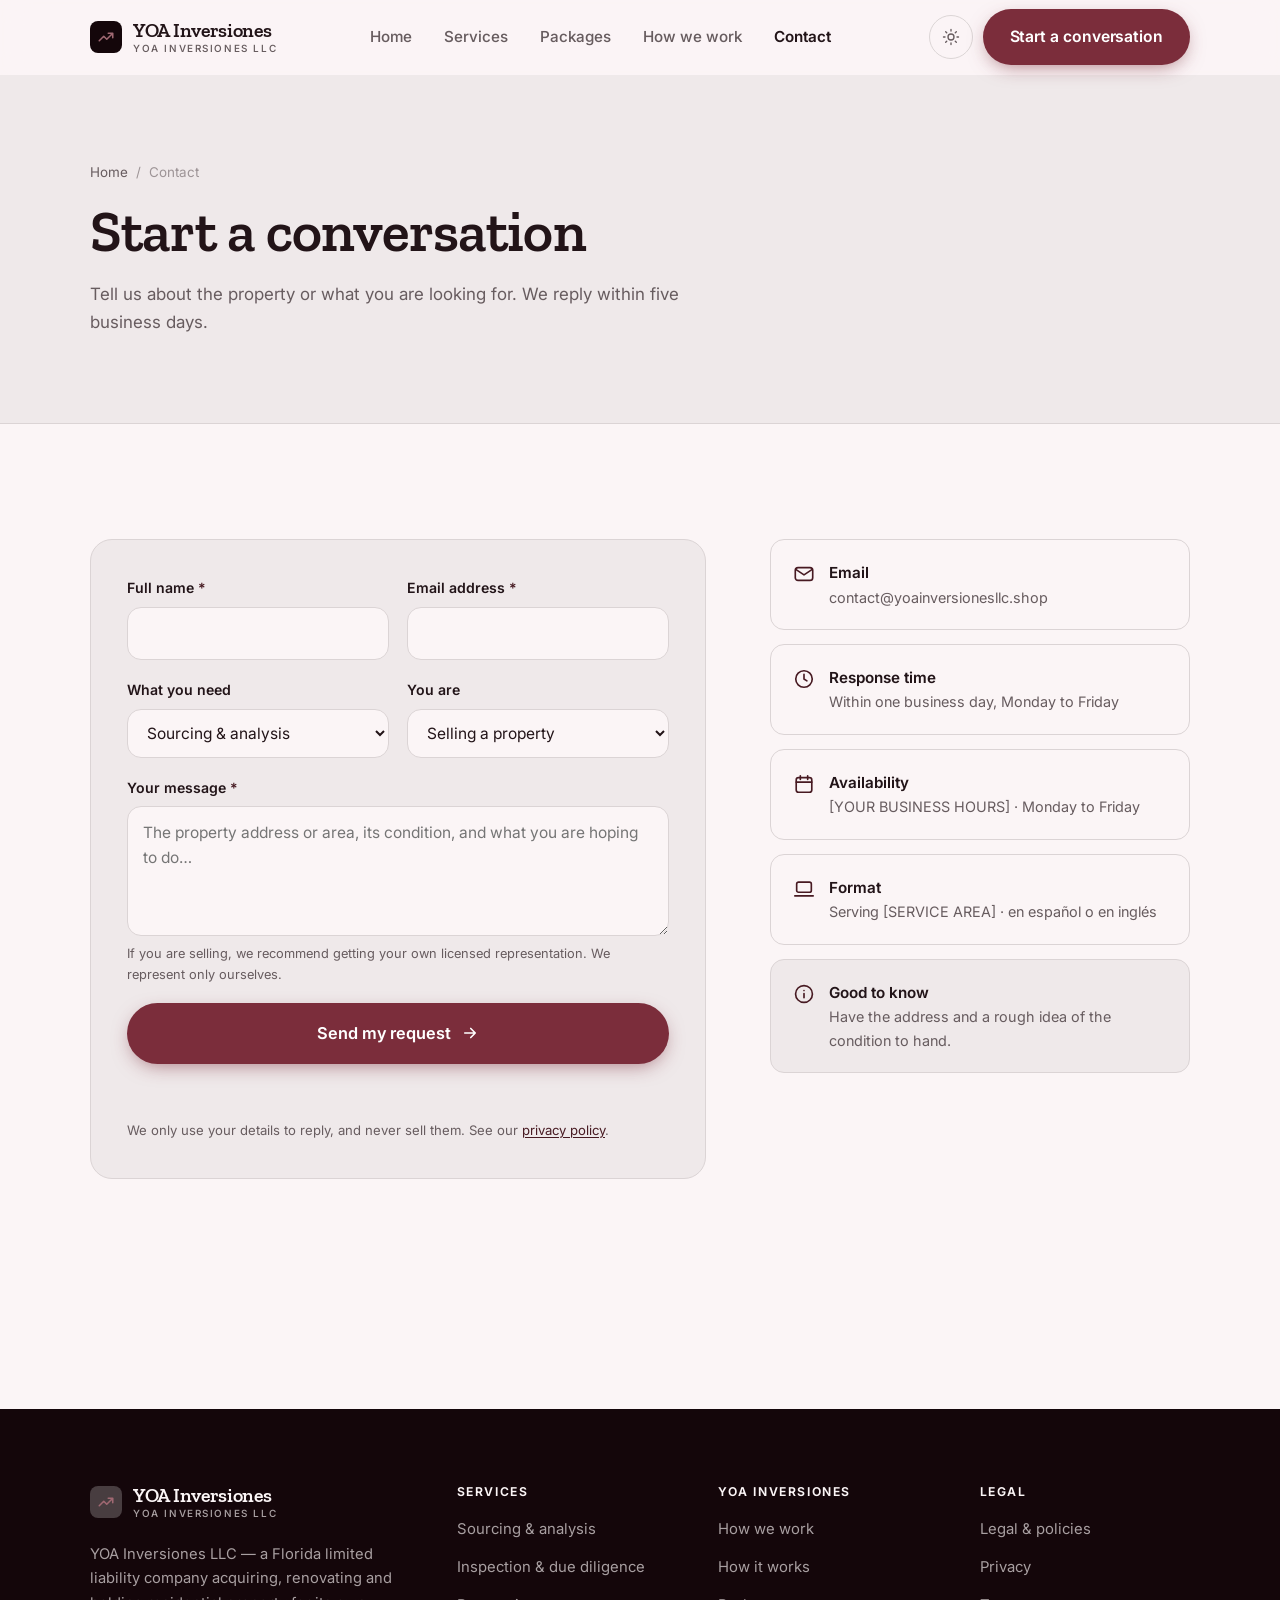
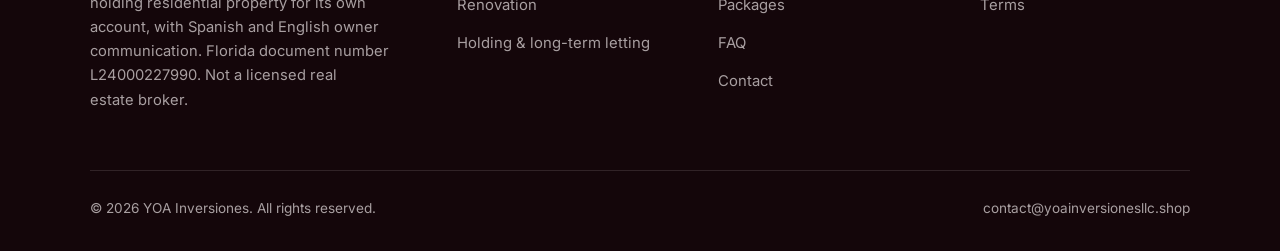
<file: contact.html>
<!DOCTYPE html>
<html lang="en" class="no-js">
<head>
<meta charset="utf-8">
<meta name="viewport" content="width=device-width, initial-scale=1">
<title>Contact — YOA Inversiones</title>
<meta name="description" content="Contact YOA Inversiones LLC. We reply within five business days.">
<link rel="canonical" href="https://yoainversionesllc.shop/contact.html">

<meta property="og:type" content="website">
<meta property="og:url" content="https://yoainversionesllc.shop/contact.html">
<meta property="og:site_name" content="YOA Inversiones">
<meta property="og:locale" content="en_US">
<meta property="og:title" content="Contact — YOA Inversiones">
<meta property="og:description" content="Contact YOA Inversiones LLC. We reply within five business days.">
<meta name="theme-color" content="#14060a">

<link rel="icon" href="assets/img/favicon.svg" type="image/svg+xml">
<link rel="preconnect" href="https://fonts.googleapis.com">
<link rel="preconnect" href="https://fonts.gstatic.com" crossorigin>
<link rel="stylesheet" href="https://fonts.googleapis.com/css2?family=Zilla+Slab:wght@400;600;700&family=Inter:wght@400..700&display=swap">
<link rel="stylesheet" href="assets/css/style.css">

<!-- Thème appliqué avant le premier rendu (évite le flash) -->
<script>
document.documentElement.classList.remove('no-js');
(function(){try{var t=localStorage.getItem('site-theme');if(t){document.documentElement.setAttribute('data-theme',t);}}catch(e){}})();
</script>
</head>

<body>
<a class="skip-link" href="#main">Skip to main content</a>

<header class="site-header">
  <nav class="wrap nav" aria-label="Main navigation">
    <a class="brand" href="index.html">
      <svg class="brand__mark" viewBox="0 0 64 64" aria-hidden="true">
        <rect class="bm-bg" width="64" height="64" rx="16"/>
        <g class="bm-ic" transform="translate(14 14) scale(1.5)" fill="none" stroke-width="2.1" stroke-linecap="round" stroke-linejoin="round"><path d="M3 17l6-6 4 4 8-8M15 7h6v6"/></g>
      </svg>
      <span>YOA Inversiones<span class="brand__sub">YOA Inversiones LLC</span></span>
    </a>

    <ul class="nav__links" id="nav-links">
      <li><a href="index.html">Home</a></li>
      <li><a href="programs.html">Services</a></li>
      <li><a href="index.html#pricing">Packages</a></li>
      <li><a href="about.html">How we work</a></li>
      <li><a href="contact.html" aria-current="page">Contact</a></li>
      <li><a class="btn btn--primary" href="contact.html">Start a conversation</a></li>
    </ul>

    <div class="nav__cta">
      <button class="theme-toggle" type="button" aria-label="Switch to dark theme">
        <svg class="icon-sun" viewBox="0 0 24 24" fill="none" stroke="currentColor" stroke-width="1.8" stroke-linecap="round" aria-hidden="true"><circle cx="12" cy="12" r="4"/><path d="M12 2v2m0 16v2M2 12h2m16 0h2M4.9 4.9l1.4 1.4m11.4 11.4 1.4 1.4M19.1 4.9l-1.4 1.4M6.3 17.7l-1.4 1.4"/></svg>
        <svg class="icon-moon" viewBox="0 0 24 24" fill="none" stroke="currentColor" stroke-width="1.8" stroke-linecap="round" stroke-linejoin="round" aria-hidden="true"><path d="M21 12.8A9 9 0 1 1 11.2 3a7 7 0 0 0 9.8 9.8z"/></svg>
      </button>
      <a class="btn btn--primary" href="contact.html">Start a conversation</a>
      <button class="nav__toggle" type="button" aria-expanded="false" aria-controls="nav-links" aria-label="Open menu">
        <svg class="icon-open" viewBox="0 0 24 24" fill="none" stroke="currentColor" stroke-width="2" stroke-linecap="round" aria-hidden="true"><path d="M3 6h18M3 12h18M3 18h18"/></svg>
        <svg class="icon-close" viewBox="0 0 24 24" fill="none" stroke="currentColor" stroke-width="2" stroke-linecap="round" aria-hidden="true"><path d="M6 6l12 12M18 6L6 18"/></svg>
      </button>
    </div>
  </nav>
</header>

<main id="main">

<section class="page-head">
  <div class="wrap">
    <nav class="breadcrumb" aria-label="Breadcrumb">
      <a href="index.html">Home</a><span>/</span><span aria-current="page">Contact</span>
    </nav>
    <h1>Start a conversation</h1>
    <p>Tell us about the property or what you are looking for. We reply within five business days.</p>
  </div>
</section>

<section class="section wrap">
  <div class="form-layout">

    <!--
      FORM: the action attribute holds a placeholder id. Create a free form at
      https://formspree.io and replace VOTRE_ID_FORMSPREE. Until then, the button
      opens the visitor's email app with a pre-filled message to contact@yoainversionesllc.shop.
    -->
    <form class="form" id="contact-form" action="https://formspree.io/f/VOTRE_ID_FORMSPREE" method="POST"
          data-email="contact@yoainversionesllc.shop" data-subject="Property enquiry"
          data-msg-mail="Your email app will open with the message ready to send." data-msg-sending="Sending…"
          data-msg-ok="Thanks! Your message is on its way. We reply within one business day." data-msg-err="Sending failed. Please email us directly at">
      <div class="form__row">
        <div class="field">
          <label for="nom">Full name <span class="req" aria-hidden="true">*</span></label>
          <input type="text" id="nom" name="nom" autocomplete="name" required>
        </div>
        <div class="field">
          <label for="email">Email address <span class="req" aria-hidden="true">*</span></label>
          <input type="email" id="email" name="email" autocomplete="email" required>
        </div>
      </div>

      <div class="form__row">
        <div class="field">
          <label for="programme">What you need</label>
          <select id="programme" name="programme">
            <option>Sourcing &amp; analysis</option>
            <option>Inspection &amp; due diligence</option>
            <option>Renovation</option>
            <option>Holding &amp; long-term letting</option>
            <option>Not sure yet</option>
          </select>
        </div>
        <div class="field">
          <label for="niveau">You are</label>
          <select id="niveau" name="niveau">
            <option>Selling a property</option>
            <option>Looking to rent</option>
            <option>An existing tenant</option>
            <option>Something else</option>
          </select>
        </div>
      </div>

      <div class="field">
        <label for="message">Your message <span class="req" aria-hidden="true">*</span></label>
        <textarea id="message" name="message" required placeholder="The property address or area, its condition, and what you are hoping to do…"></textarea>
        <span class="field__hint">If you are selling, we recommend getting your own licensed representation. We represent only ourselves.</span>
      </div>

      <!-- Bot trap: hidden from humans -->
      <div class="visually-hidden" aria-hidden="true">
        <label for="site-web">Leave this field empty</label>
        <input type="text" id="site-web" name="_gotcha" tabindex="-1" autocomplete="off">
      </div>

      <button class="btn btn--primary btn--lg" type="submit">Send my request <svg viewBox="0 0 24 24" fill="none" stroke="currentColor" stroke-width="2.2" stroke-linecap="round" stroke-linejoin="round" aria-hidden="true"><path d="M5 12h14M13 6l6 6-6 6"/></svg></button>

      <p id="form-status" class="form__status" role="status" aria-live="polite"></p>

      <p class="form__note">
        We only use your details to reply, and never sell them. See our <a href="legal.html#privacy">privacy policy</a>.
      </p>
    </form>

    <aside class="contact-aside">
      <div class="contact-card">
        <svg viewBox="0 0 24 24" fill="none" stroke="currentColor" stroke-width="1.8" stroke-linecap="round" stroke-linejoin="round" aria-hidden="true"><rect x="2.5" y="5" width="19" height="14" rx="3"/><path d="M3 7l9 6 9-6"/></svg>
        <div><b>Email</b><a href="mailto:contact@yoainversionesllc.shop">contact@yoainversionesllc.shop</a></div>
      </div>
      <div class="contact-card">
        <svg viewBox="0 0 24 24" fill="none" stroke="currentColor" stroke-width="1.8" stroke-linecap="round" stroke-linejoin="round" aria-hidden="true"><circle cx="12" cy="12" r="9"/><path d="M12 7v5l3.2 2"/></svg>
        <div><b>Response time</b><span>Within one business day, Monday to Friday</span></div>
      </div>
      <div class="contact-card">
        <svg viewBox="0 0 24 24" fill="none" stroke="currentColor" stroke-width="1.8" stroke-linecap="round" stroke-linejoin="round" aria-hidden="true"><rect x="3.5" y="5" width="17" height="16" rx="2.5"/><path d="M8 3v4M16 3v4M3.5 10h17"/></svg>
        <div><b>Availability</b><span>[YOUR BUSINESS HOURS] · Monday to Friday</span></div>
      </div>
      <div class="contact-card">
        <svg viewBox="0 0 24 24" fill="none" stroke="currentColor" stroke-width="1.8" stroke-linecap="round" stroke-linejoin="round" aria-hidden="true"><rect x="4" y="4.5" width="16" height="11" rx="2"/><path d="M2 19.5h20"/></svg>
        <div><b>Format</b><span>Serving [SERVICE AREA] · en español o en inglés</span></div>
      </div>
      <div class="contact-card contact-card--soft">
        <svg viewBox="0 0 24 24" fill="none" stroke="currentColor" stroke-width="1.8" stroke-linecap="round" stroke-linejoin="round" aria-hidden="true"><circle cx="12" cy="12" r="9.2"/><path d="M12 16v-4.5M12 8.2v.1"/></svg>
        <div><b>Good to know</b><span>Have the address and a rough idea of the condition to hand.</span></div>
      </div>
    </aside>

  </div>
</section>

</main>

<footer class="site-footer">
  <div class="wrap">
    <div class="footer__grid">
      <div class="footer__brand">
        <a class="brand" href="index.html">
          <svg class="brand__mark" viewBox="0 0 64 64" aria-hidden="true">
        <rect class="bm-bg" width="64" height="64" rx="16"/>
        <g class="bm-ic" transform="translate(14 14) scale(1.5)" fill="none" stroke-width="2.1" stroke-linecap="round" stroke-linejoin="round"><path d="M3 17l6-6 4 4 8-8M15 7h6v6"/></g>
      </svg>
          <span>YOA Inversiones<span class="brand__sub">YOA Inversiones LLC</span></span>
        </a>
        <p>YOA Inversiones LLC — a Florida limited liability company acquiring, renovating and holding residential property for its own account, with Spanish and English owner communication. Florida document number L24000227990. Not a licensed real estate broker.</p>
      </div>

      <div class="footer__col">
        <h4>Services</h4>
        <ul>
          <li><a href="programs.html#acquisition">Sourcing &amp; analysis</a></li>
          <li><a href="programs.html#diligence">Inspection &amp; due diligence</a></li>
          <li><a href="programs.html#renovation">Renovation</a></li>
          <li><a href="programs.html#hold">Holding &amp; long-term letting</a></li>
        </ul>
      </div>

      <div class="footer__col">
        <h4>YOA Inversiones</h4>
        <ul>
          <li><a href="about.html">How we work</a></li>
          <li><a href="index.html#how-it-works">How it works</a></li>
          <li><a href="index.html#pricing">Packages</a></li>
          <li><a href="index.html#faq">FAQ</a></li>
          <li><a href="contact.html">Contact</a></li>
        </ul>
      </div>

      <div class="footer__col">
        <h4>Legal</h4>
        <ul>
          <li><a href="legal.html">Legal &amp; policies</a></li>
          <li><a href="legal.html#privacy">Privacy</a></li>
          <li><a href="legal.html#terms">Terms</a></li>
        </ul>
      </div>
    </div>

    <div class="footer__bottom">
      <p>© <span data-year>2026</span> YOA Inversiones. All rights reserved.</p>
      <p><a href="mailto:contact@yoainversionesllc.shop">contact@yoainversionesllc.shop</a></p>
    </div>
  </div>
</footer>

<script src="assets/js/main.js" defer></script>
</body>
</html>
</file>
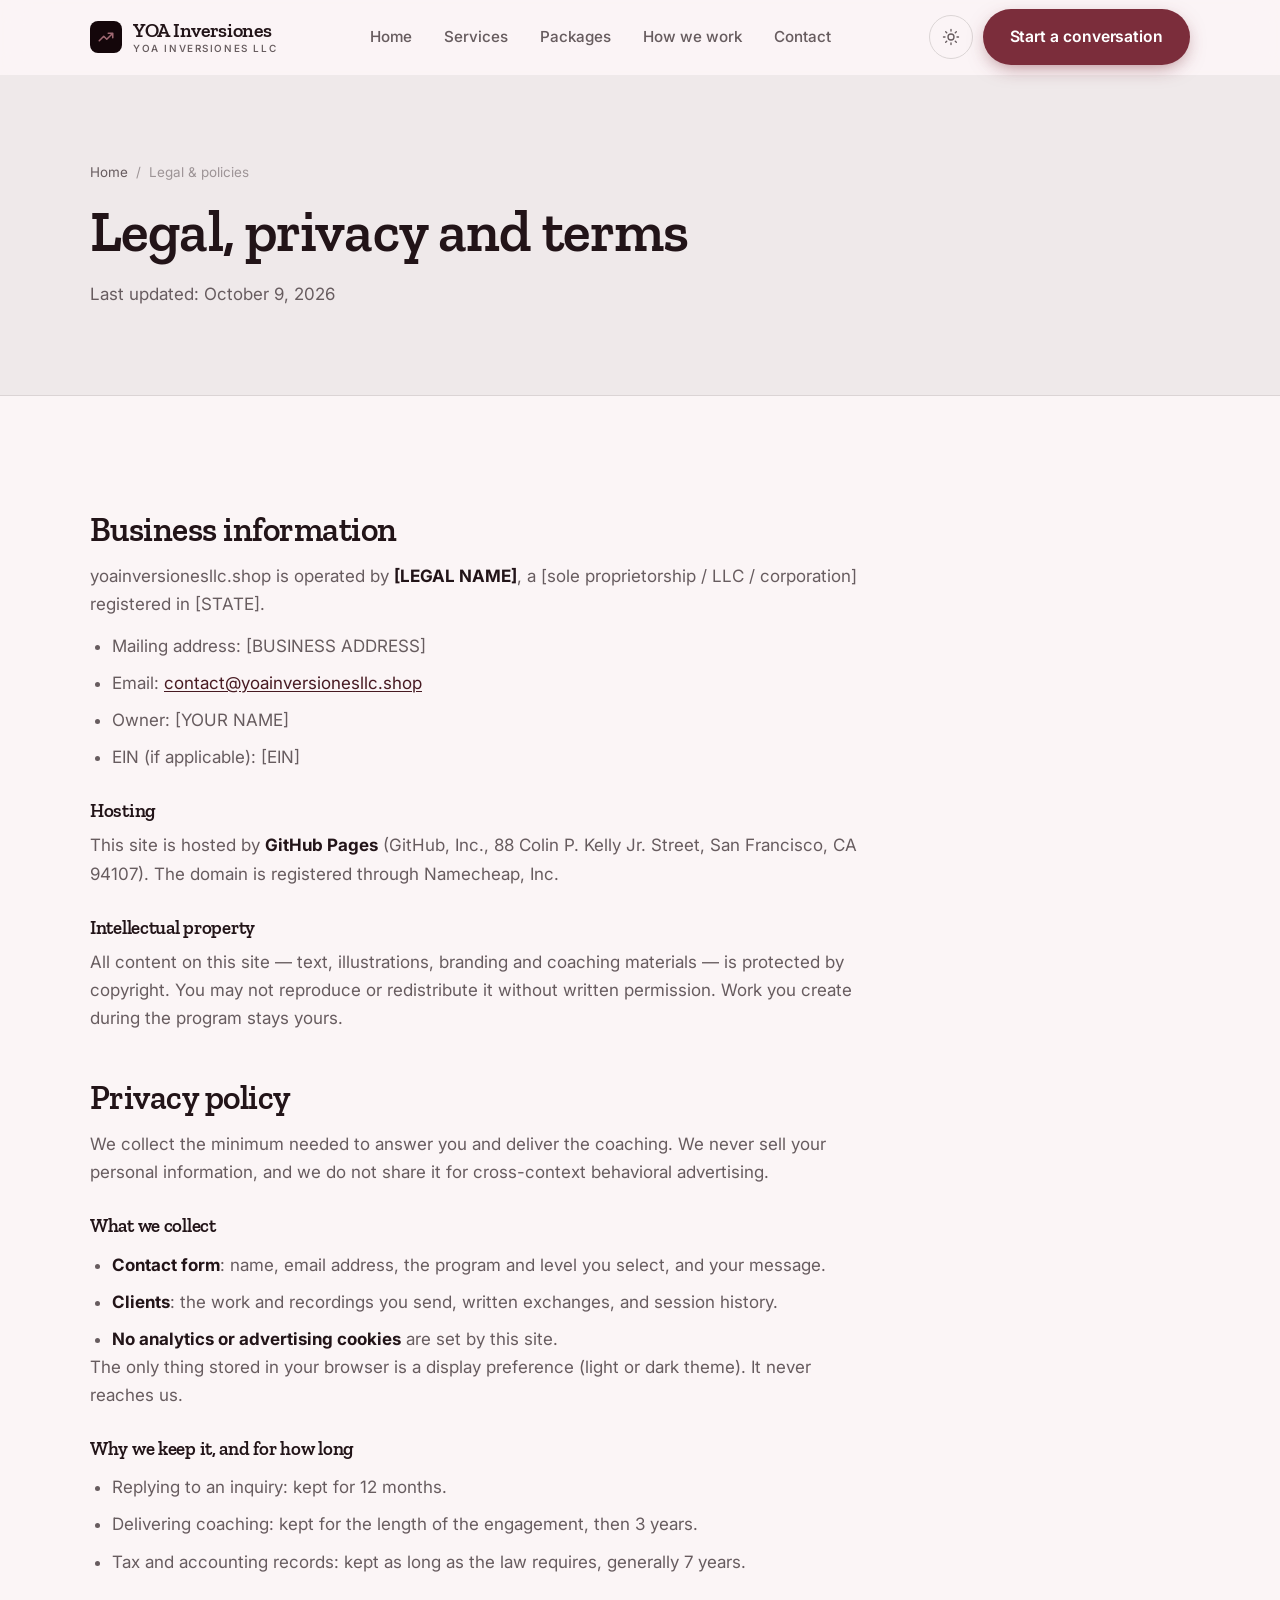
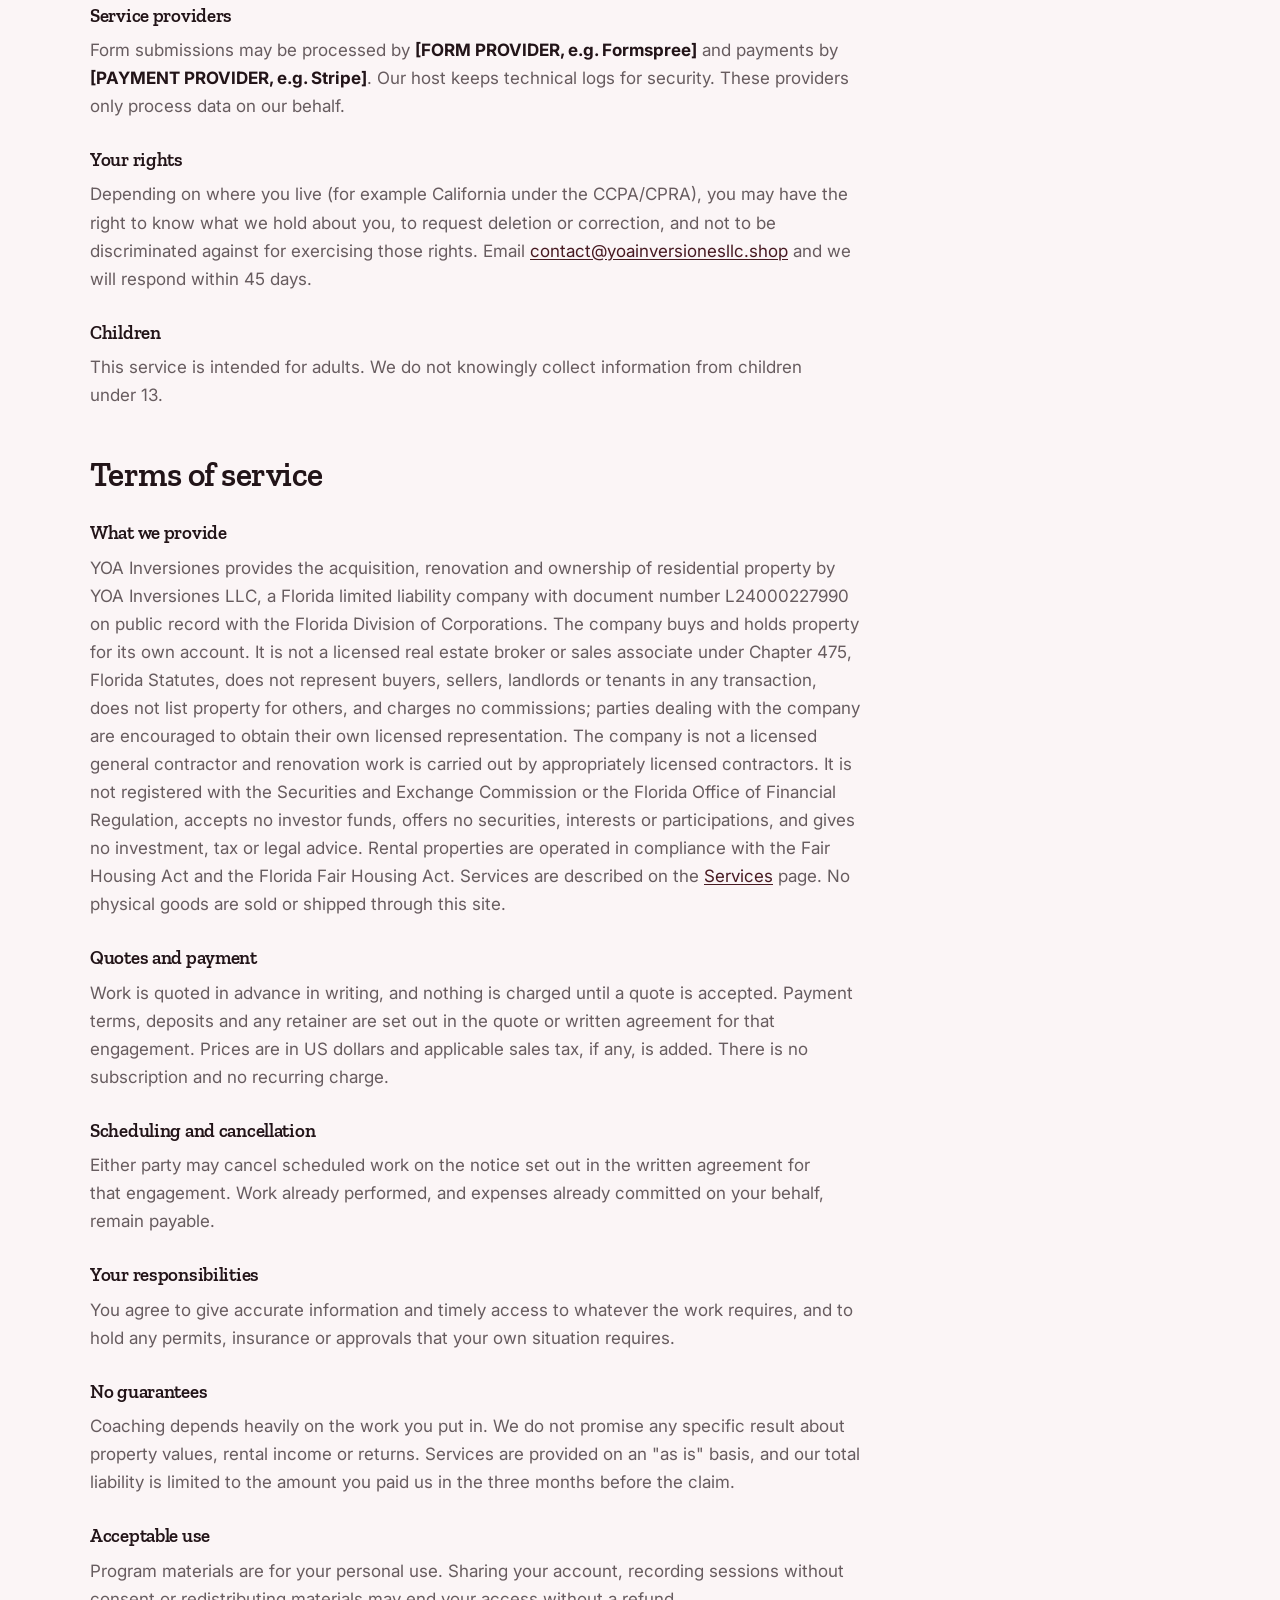
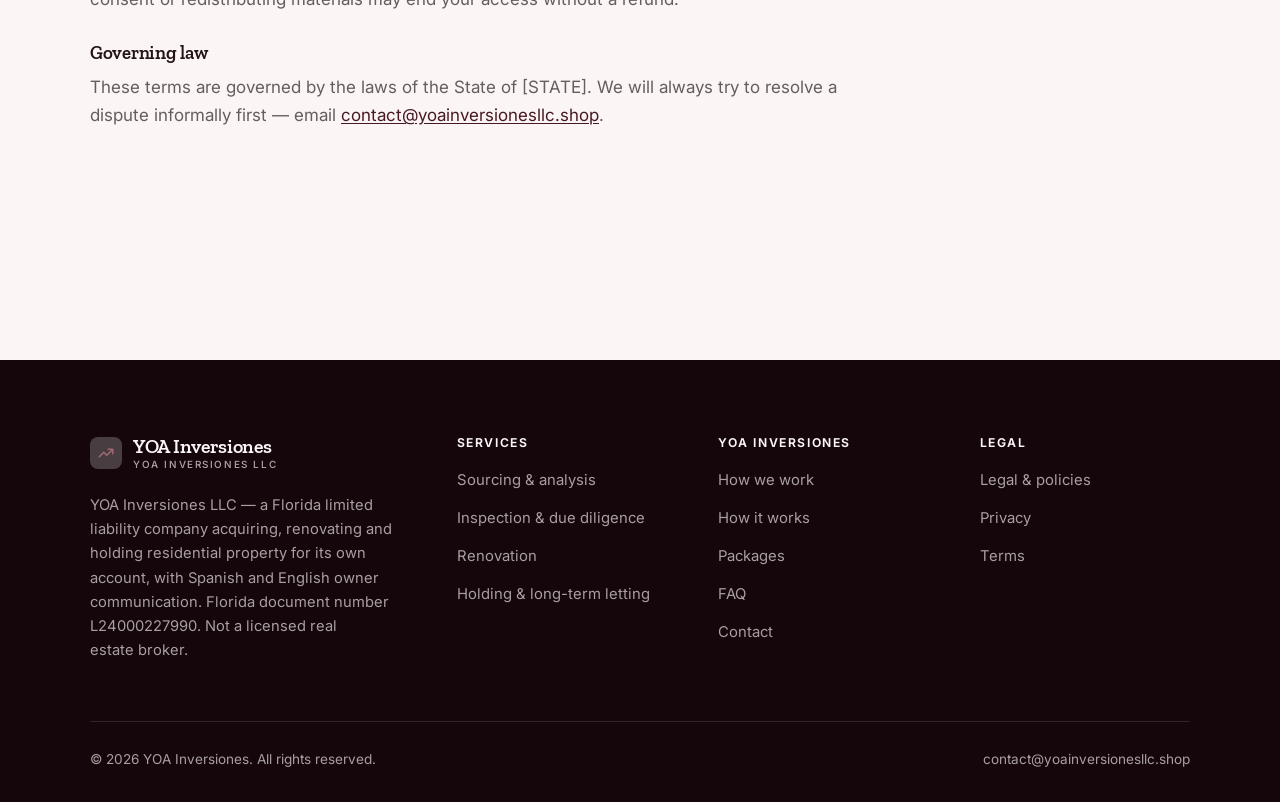
<file: legal.html>
<!DOCTYPE html>
<html lang="en" class="no-js">
<head>
<meta charset="utf-8">
<meta name="viewport" content="width=device-width, initial-scale=1">
<title>Legal, privacy and terms — YOA Inversiones</title>
<meta name="description" content="Business information, privacy policy and terms of service for YOA Inversiones.">
<meta name="robots" content="noindex">

<meta property="og:type" content="website">
<meta property="og:url" content="https://yoainversionesllc.shop/legal.html">
<meta property="og:site_name" content="YOA Inversiones">
<meta property="og:locale" content="en_US">
<meta property="og:title" content="Legal, privacy and terms — YOA Inversiones">
<meta property="og:description" content="Business information, privacy policy and terms of service for YOA Inversiones.">
<meta name="theme-color" content="#14060a">

<link rel="icon" href="assets/img/favicon.svg" type="image/svg+xml">
<link rel="preconnect" href="https://fonts.googleapis.com">
<link rel="preconnect" href="https://fonts.gstatic.com" crossorigin>
<link rel="stylesheet" href="https://fonts.googleapis.com/css2?family=Zilla+Slab:wght@400;600;700&family=Inter:wght@400..700&display=swap">
<link rel="stylesheet" href="assets/css/style.css">

<!-- Thème appliqué avant le premier rendu (évite le flash) -->
<script>
document.documentElement.classList.remove('no-js');
(function(){try{var t=localStorage.getItem('site-theme');if(t){document.documentElement.setAttribute('data-theme',t);}}catch(e){}})();
</script>
</head>

<body>
<a class="skip-link" href="#main">Skip to main content</a>

<header class="site-header">
  <nav class="wrap nav" aria-label="Main navigation">
    <a class="brand" href="index.html">
      <svg class="brand__mark" viewBox="0 0 64 64" aria-hidden="true">
        <rect class="bm-bg" width="64" height="64" rx="16"/>
        <g class="bm-ic" transform="translate(14 14) scale(1.5)" fill="none" stroke-width="2.1" stroke-linecap="round" stroke-linejoin="round"><path d="M3 17l6-6 4 4 8-8M15 7h6v6"/></g>
      </svg>
      <span>YOA Inversiones<span class="brand__sub">YOA Inversiones LLC</span></span>
    </a>

    <ul class="nav__links" id="nav-links">
      <li><a href="index.html">Home</a></li>
      <li><a href="programs.html">Services</a></li>
      <li><a href="index.html#pricing">Packages</a></li>
      <li><a href="about.html">How we work</a></li>
      <li><a href="contact.html">Contact</a></li>
      <li><a class="btn btn--primary" href="contact.html">Start a conversation</a></li>
    </ul>

    <div class="nav__cta">
      <button class="theme-toggle" type="button" aria-label="Switch to dark theme">
        <svg class="icon-sun" viewBox="0 0 24 24" fill="none" stroke="currentColor" stroke-width="1.8" stroke-linecap="round" aria-hidden="true"><circle cx="12" cy="12" r="4"/><path d="M12 2v2m0 16v2M2 12h2m16 0h2M4.9 4.9l1.4 1.4m11.4 11.4 1.4 1.4M19.1 4.9l-1.4 1.4M6.3 17.7l-1.4 1.4"/></svg>
        <svg class="icon-moon" viewBox="0 0 24 24" fill="none" stroke="currentColor" stroke-width="1.8" stroke-linecap="round" stroke-linejoin="round" aria-hidden="true"><path d="M21 12.8A9 9 0 1 1 11.2 3a7 7 0 0 0 9.8 9.8z"/></svg>
      </button>
      <a class="btn btn--primary" href="contact.html">Start a conversation</a>
      <button class="nav__toggle" type="button" aria-expanded="false" aria-controls="nav-links" aria-label="Open menu">
        <svg class="icon-open" viewBox="0 0 24 24" fill="none" stroke="currentColor" stroke-width="2" stroke-linecap="round" aria-hidden="true"><path d="M3 6h18M3 12h18M3 18h18"/></svg>
        <svg class="icon-close" viewBox="0 0 24 24" fill="none" stroke="currentColor" stroke-width="2" stroke-linecap="round" aria-hidden="true"><path d="M6 6l12 12M18 6L6 18"/></svg>
      </button>
    </div>
  </nav>
</header>

<main id="main">

<section class="page-head">
  <div class="wrap">
    <nav class="breadcrumb" aria-label="Breadcrumb">
      <a href="index.html">Home</a><span>/</span><span aria-current="page">Legal &amp; policies</span>
    </nav>
    <h1>Legal, privacy and terms</h1>
    <p>Last updated: <time datetime="2026-10-09">October 9, 2026</time></p>
  </div>
</section>

<section class="section wrap">
  <div class="prose">

    <!--
      TO DO: this is a skeleton, not legal advice. Replace every [BRACKET] with
      your real details before selling, and have a lawyer review it if you can.
      Consumer protection rules differ by state.
    -->

    <h2 id="business">Business information</h2>
    <p>
      yoainversionesllc.shop is operated by <strong>[LEGAL NAME]</strong>, a [sole proprietorship / LLC / corporation]
      registered in [STATE].
    </p>
    <ul>
      <li>Mailing address: [BUSINESS ADDRESS]</li>
      <li>Email: <a href="mailto:contact@yoainversionesllc.shop">contact@yoainversionesllc.shop</a></li>
      <li>Owner: [YOUR NAME]</li>
      <li>EIN (if applicable): [EIN]</li>
    </ul>

    <h3>Hosting</h3>
    <p>
      This site is hosted by <strong>GitHub Pages</strong> (GitHub, Inc., 88 Colin P. Kelly Jr. Street,
      San Francisco, CA 94107). The domain is registered through Namecheap, Inc.
    </p>

    <h3>Intellectual property</h3>
    <p>
      All content on this site — text, illustrations, branding and coaching materials — is protected by
      copyright. You may not reproduce or redistribute it without written permission. Work you create during
      the program stays yours.
    </p>

    <h2 id="privacy">Privacy policy</h2>
    <p>
      We collect the minimum needed to answer you and deliver the coaching. We never sell your personal
      information, and we do not share it for cross-context behavioral advertising.
    </p>
    <h3>What we collect</h3>
    <ul>
      <li><strong>Contact form</strong>: name, email address, the program and level you select, and your message.</li>
      <li><strong>Clients</strong>: the work and recordings you send, written exchanges, and session history.</li>
      <li><strong>No analytics or advertising cookies</strong> are set by this site.</li>
    </ul>
    <p>
      The only thing stored in your browser is a display preference (light or dark theme). It never reaches us.
    </p>
    <h3>Why we keep it, and for how long</h3>
    <ul>
      <li>Replying to an inquiry: kept for 12 months.</li>
      <li>Delivering coaching: kept for the length of the engagement, then 3 years.</li>
      <li>Tax and accounting records: kept as long as the law requires, generally 7 years.</li>
    </ul>
    <h3>Service providers</h3>
    <p>
      Form submissions may be processed by <strong>[FORM PROVIDER, e.g. Formspree]</strong> and payments by
      <strong>[PAYMENT PROVIDER, e.g. Stripe]</strong>. Our host keeps technical logs for security. These
      providers only process data on our behalf.
    </p>
    <h3>Your rights</h3>
    <p>
      Depending on where you live (for example California under the CCPA/CPRA), you may have the right to
      know what we hold about you, to request deletion or correction, and not to be discriminated against for
      exercising those rights. Email <a href="mailto:contact@yoainversionesllc.shop">contact@yoainversionesllc.shop</a> and we will respond within 45 days.
    </p>
    <h3>Children</h3>
    <p>
      This service is intended for adults. We do not knowingly collect information from children under 13.
    </p>

    <h2 id="terms">Terms of service</h2>
    <h3>What we provide</h3>
    <p>
      YOA Inversiones provides the acquisition, renovation and ownership of residential property by YOA Inversiones LLC, a Florida limited liability company with document number L24000227990 on public record with the Florida Division of Corporations. The company buys and holds property for its own account. It is not a licensed real estate broker or sales associate under Chapter 475, Florida Statutes, does not represent buyers, sellers, landlords or tenants in any transaction, does not list property for others, and charges no commissions; parties dealing with the company are encouraged to obtain their own licensed representation. The company is not a licensed general contractor and renovation work is carried out by appropriately licensed contractors. It is not registered with the Securities and Exchange Commission or the Florida Office of Financial Regulation, accepts no investor funds, offers no securities, interests or participations, and gives no investment, tax or legal advice. Rental properties are operated in compliance with the Fair Housing Act and the Florida Fair Housing Act. Services are described on the
      <a href="programs.html">Services</a> page. No physical goods are sold or shipped through this site.
    </p>
    <h3>Quotes and payment</h3>
    <p>
      Work is quoted in advance in writing, and nothing is charged until a quote is accepted. Payment terms,
      deposits and any retainer are set out in the quote or written agreement for that engagement. Prices are in
      US dollars and applicable sales tax, if any, is added. There is no subscription and no recurring charge.
    </p>
    <h3>Scheduling and cancellation</h3>
    <p>
      Either party may cancel scheduled work on the notice set out in the written agreement for that engagement.
      Work already performed, and expenses already committed on your behalf, remain payable.
    </p>
    <h3>Your responsibilities</h3>
    <p>
      You agree to give accurate information and timely access to whatever the work requires, and to hold any
      permits, insurance or approvals that your own situation requires.
    </p>

    <h3>No guarantees</h3>
    <p>
      Coaching depends heavily on the work you put in. We do not promise any specific result
      about property values, rental income or returns. Services are provided on an "as is" basis, and our total
      liability is limited to the amount you paid us in the three months before the claim.
    </p>
    <h3>Acceptable use</h3>
    <p>
      Program materials are for your personal use. Sharing your account, recording sessions without consent
      or redistributing materials may end your access without a refund.
    </p>
    <h3>Governing law</h3>
    <p>
      These terms are governed by the laws of the State of [STATE]. We will always try to resolve a dispute
      informally first — email <a href="mailto:contact@yoainversionesllc.shop">contact@yoainversionesllc.shop</a>.
    </p>

  </div>
</section>

</main>

<footer class="site-footer">
  <div class="wrap">
    <div class="footer__grid">
      <div class="footer__brand">
        <a class="brand" href="index.html">
          <svg class="brand__mark" viewBox="0 0 64 64" aria-hidden="true">
        <rect class="bm-bg" width="64" height="64" rx="16"/>
        <g class="bm-ic" transform="translate(14 14) scale(1.5)" fill="none" stroke-width="2.1" stroke-linecap="round" stroke-linejoin="round"><path d="M3 17l6-6 4 4 8-8M15 7h6v6"/></g>
      </svg>
          <span>YOA Inversiones<span class="brand__sub">YOA Inversiones LLC</span></span>
        </a>
        <p>YOA Inversiones LLC — a Florida limited liability company acquiring, renovating and holding residential property for its own account, with Spanish and English owner communication. Florida document number L24000227990. Not a licensed real estate broker.</p>
      </div>

      <div class="footer__col">
        <h4>Services</h4>
        <ul>
          <li><a href="programs.html#acquisition">Sourcing &amp; analysis</a></li>
          <li><a href="programs.html#diligence">Inspection &amp; due diligence</a></li>
          <li><a href="programs.html#renovation">Renovation</a></li>
          <li><a href="programs.html#hold">Holding &amp; long-term letting</a></li>
        </ul>
      </div>

      <div class="footer__col">
        <h4>YOA Inversiones</h4>
        <ul>
          <li><a href="about.html">How we work</a></li>
          <li><a href="index.html#how-it-works">How it works</a></li>
          <li><a href="index.html#pricing">Packages</a></li>
          <li><a href="index.html#faq">FAQ</a></li>
          <li><a href="contact.html">Contact</a></li>
        </ul>
      </div>

      <div class="footer__col">
        <h4>Legal</h4>
        <ul>
          <li><a href="legal.html">Legal &amp; policies</a></li>
          <li><a href="legal.html#privacy">Privacy</a></li>
          <li><a href="legal.html#terms">Terms</a></li>
        </ul>
      </div>
    </div>

    <div class="footer__bottom">
      <p>© <span data-year>2026</span> YOA Inversiones. All rights reserved.</p>
      <p><a href="mailto:contact@yoainversionesllc.shop">contact@yoainversionesllc.shop</a></p>
    </div>
  </div>
</footer>

<script src="assets/js/main.js" defer></script>
</body>
</html>
</file>
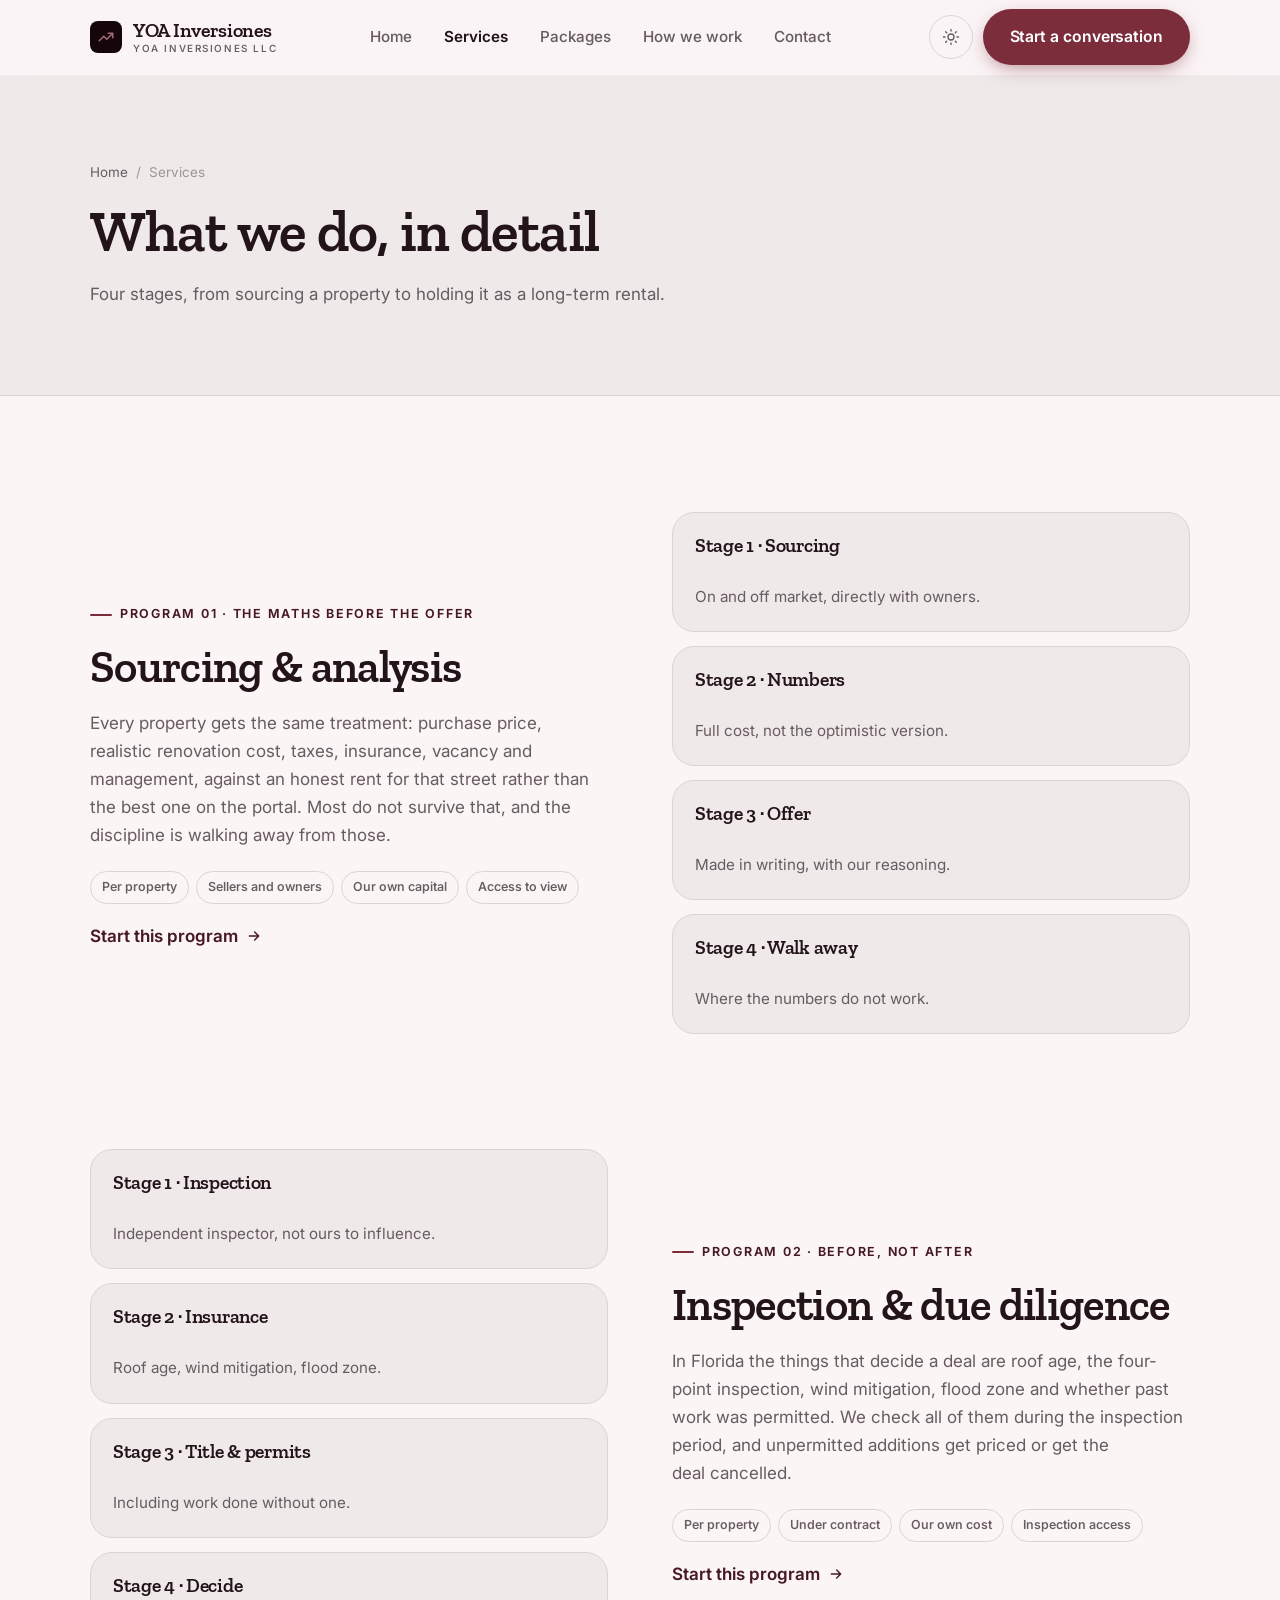
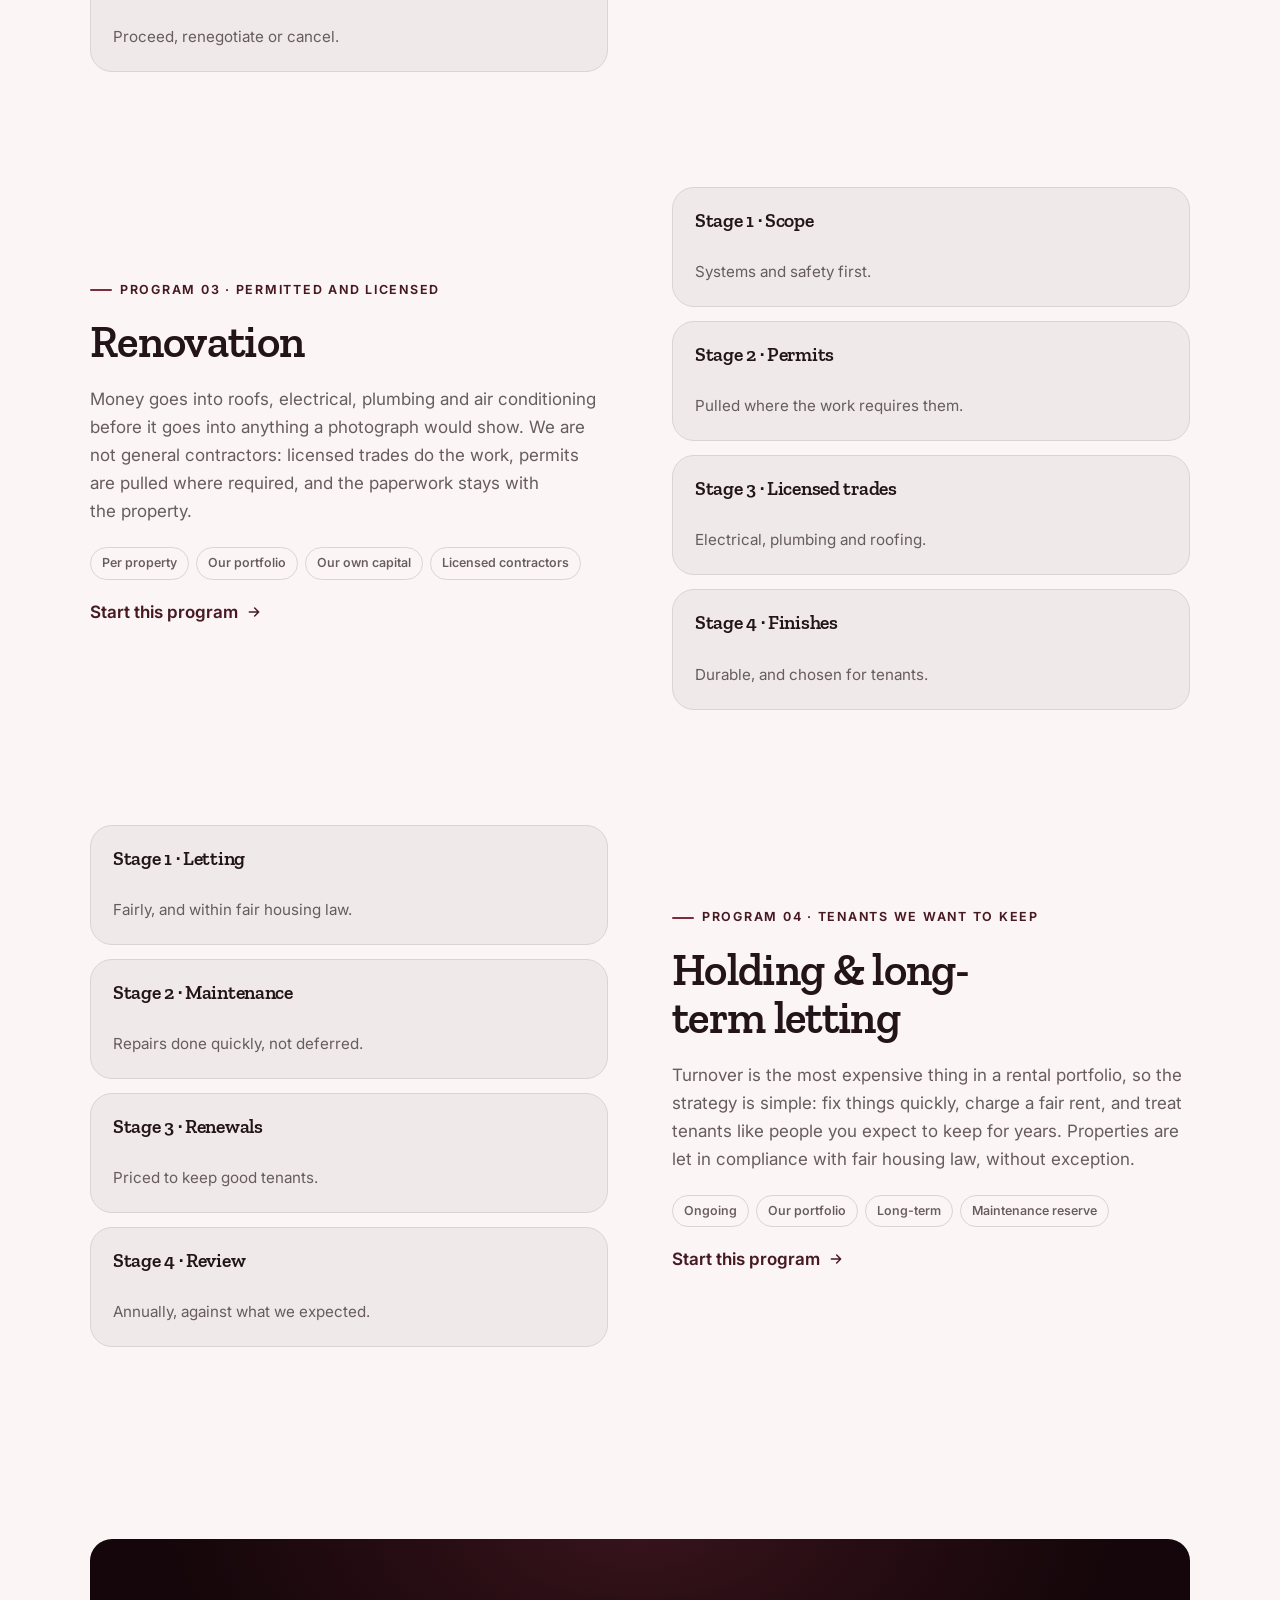
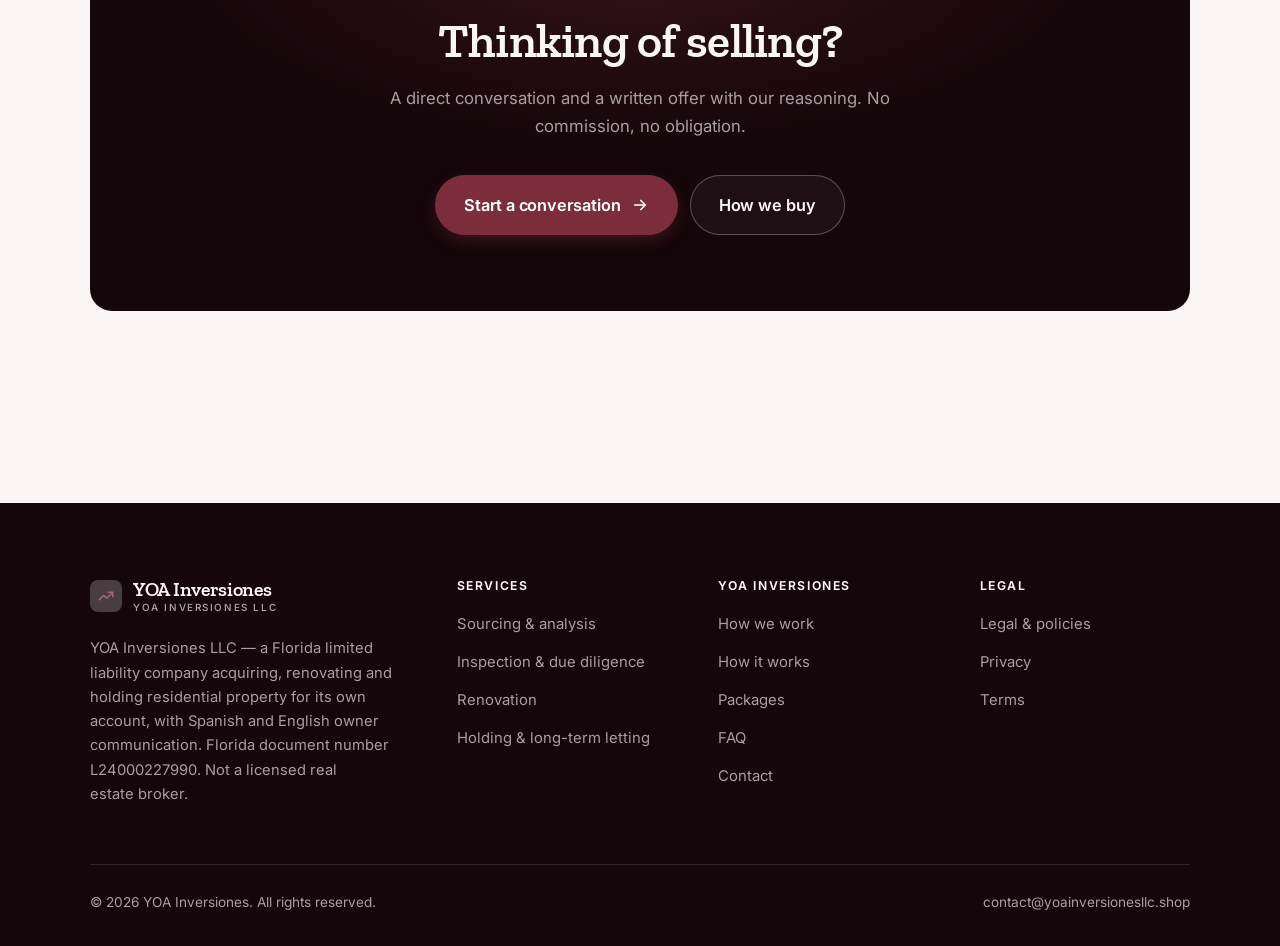
<file: programs.html>
<!DOCTYPE html>
<html lang="en" class="no-js">
<head>
<meta charset="utf-8">
<meta name="viewport" content="width=device-width, initial-scale=1">
<title>Services — YOA Inversiones</title>
<meta name="description" content="What YOA Inversiones LLC does: sourcing and analysis, inspection and due diligence, renovation through licensed trades, and long-term letting.">
<link rel="canonical" href="https://yoainversionesllc.shop/programs.html">

<meta property="og:type" content="website">
<meta property="og:url" content="https://yoainversionesllc.shop/programs.html">
<meta property="og:site_name" content="YOA Inversiones">
<meta property="og:locale" content="en_US">
<meta property="og:title" content="Services — YOA Inversiones">
<meta property="og:description" content="What YOA Inversiones LLC does: sourcing and analysis, inspection and due diligence, renovation through licensed trades, and long-term letting.">
<meta name="theme-color" content="#14060a">

<link rel="icon" href="assets/img/favicon.svg" type="image/svg+xml">
<link rel="preconnect" href="https://fonts.googleapis.com">
<link rel="preconnect" href="https://fonts.gstatic.com" crossorigin>
<link rel="stylesheet" href="https://fonts.googleapis.com/css2?family=Zilla+Slab:wght@400;600;700&family=Inter:wght@400..700&display=swap">
<link rel="stylesheet" href="assets/css/style.css">

<!-- Thème appliqué avant le premier rendu (évite le flash) -->
<script>
document.documentElement.classList.remove('no-js');
(function(){try{var t=localStorage.getItem('site-theme');if(t){document.documentElement.setAttribute('data-theme',t);}}catch(e){}})();
</script>
</head>

<body>
<a class="skip-link" href="#main">Skip to main content</a>

<header class="site-header">
  <nav class="wrap nav" aria-label="Main navigation">
    <a class="brand" href="index.html">
      <svg class="brand__mark" viewBox="0 0 64 64" aria-hidden="true">
        <rect class="bm-bg" width="64" height="64" rx="16"/>
        <g class="bm-ic" transform="translate(14 14) scale(1.5)" fill="none" stroke-width="2.1" stroke-linecap="round" stroke-linejoin="round"><path d="M3 17l6-6 4 4 8-8M15 7h6v6"/></g>
      </svg>
      <span>YOA Inversiones<span class="brand__sub">YOA Inversiones LLC</span></span>
    </a>

    <ul class="nav__links" id="nav-links">
      <li><a href="index.html">Home</a></li>
      <li><a href="programs.html" aria-current="page">Services</a></li>
      <li><a href="index.html#pricing">Packages</a></li>
      <li><a href="about.html">How we work</a></li>
      <li><a href="contact.html">Contact</a></li>
      <li><a class="btn btn--primary" href="contact.html">Start a conversation</a></li>
    </ul>

    <div class="nav__cta">
      <button class="theme-toggle" type="button" aria-label="Switch to dark theme">
        <svg class="icon-sun" viewBox="0 0 24 24" fill="none" stroke="currentColor" stroke-width="1.8" stroke-linecap="round" aria-hidden="true"><circle cx="12" cy="12" r="4"/><path d="M12 2v2m0 16v2M2 12h2m16 0h2M4.9 4.9l1.4 1.4m11.4 11.4 1.4 1.4M19.1 4.9l-1.4 1.4M6.3 17.7l-1.4 1.4"/></svg>
        <svg class="icon-moon" viewBox="0 0 24 24" fill="none" stroke="currentColor" stroke-width="1.8" stroke-linecap="round" stroke-linejoin="round" aria-hidden="true"><path d="M21 12.8A9 9 0 1 1 11.2 3a7 7 0 0 0 9.8 9.8z"/></svg>
      </button>
      <a class="btn btn--primary" href="contact.html">Start a conversation</a>
      <button class="nav__toggle" type="button" aria-expanded="false" aria-controls="nav-links" aria-label="Open menu">
        <svg class="icon-open" viewBox="0 0 24 24" fill="none" stroke="currentColor" stroke-width="2" stroke-linecap="round" aria-hidden="true"><path d="M3 6h18M3 12h18M3 18h18"/></svg>
        <svg class="icon-close" viewBox="0 0 24 24" fill="none" stroke="currentColor" stroke-width="2" stroke-linecap="round" aria-hidden="true"><path d="M6 6l12 12M18 6L6 18"/></svg>
      </button>
    </div>
  </nav>
</header>

<main id="main">

<section class="page-head">
  <div class="wrap">
    <nav class="breadcrumb" aria-label="Breadcrumb">
      <a href="index.html">Home</a><span>/</span><span aria-current="page">Services</span>
    </nav>
    <h1>What we do, in detail</h1>
    <p>Four stages, from sourcing a property to holding it as a long-term rental.</p>
  </div>
</section>

<section class="section wrap" id="acquisition">
  <div class="split reveal">
    <div>
      <span class="eyebrow">Program 01 · The maths before the offer</span>
      <h2>Sourcing &amp; analysis</h2>
      <p>Every property gets the same treatment: purchase price, realistic renovation cost, taxes, insurance, vacancy and management, against an honest rent for that street rather than the best one on the portal. Most do not survive that, and the discipline is walking away from those.</p>
      <ul class="tags"><li>Per property</li><li>Sellers and owners</li><li>Our own capital</li><li>Access to view</li></ul>
      <p><a class="arrow-link" href="contact.html">Start this program <svg viewBox="0 0 24 24" fill="none" stroke="currentColor" stroke-width="2.2" stroke-linecap="round" stroke-linejoin="round" aria-hidden="true"><path d="M5 12h14M13 6l6 6-6 6"/></svg></a></p>
    </div>
    <div class="grid grid--2 grid--tight">
      <article class="card card--sm">
        <h3>Stage 1 · Sourcing</h3>
        <p>On and off market, directly with owners.</p>
      </article>
      <article class="card card--sm">
        <h3>Stage 2 · Numbers</h3>
        <p>Full cost, not the optimistic version.</p>
      </article>
      <article class="card card--sm">
        <h3>Stage 3 · Offer</h3>
        <p>Made in writing, with our reasoning.</p>
      </article>
      <article class="card card--sm">
        <h3>Stage 4 · Walk away</h3>
        <p>Where the numbers do not work.</p>
      </article>
    </div>
  </div>
</section>

<section class="section section--flush wrap" id="diligence">
  <div class="split reveal">
    <div class="grid grid--2 grid--tight">
      <article class="card card--sm">
        <h3>Stage 1 · Inspection</h3>
        <p>Independent inspector, not ours to influence.</p>
      </article>
      <article class="card card--sm">
        <h3>Stage 2 · Insurance</h3>
        <p>Roof age, wind mitigation, flood zone.</p>
      </article>
      <article class="card card--sm">
        <h3>Stage 3 · Title &amp; permits</h3>
        <p>Including work done without one.</p>
      </article>
      <article class="card card--sm">
        <h3>Stage 4 · Decide</h3>
        <p>Proceed, renegotiate or cancel.</p>
      </article>
    </div>
    <div>
      <span class="eyebrow">Program 02 · Before, not after</span>
      <h2>Inspection &amp; due diligence</h2>
      <p>In Florida the things that decide a deal are roof age, the four-point inspection, wind mitigation, flood zone and whether past work was permitted. We check all of them during the inspection period, and unpermitted additions get priced or get the deal cancelled.</p>
      <ul class="tags"><li>Per property</li><li>Under contract</li><li>Our own cost</li><li>Inspection access</li></ul>
      <p><a class="arrow-link" href="contact.html">Start this program <svg viewBox="0 0 24 24" fill="none" stroke="currentColor" stroke-width="2.2" stroke-linecap="round" stroke-linejoin="round" aria-hidden="true"><path d="M5 12h14M13 6l6 6-6 6"/></svg></a></p>
    </div>
  </div>
</section>

<section class="section section--flush wrap" id="renovation">
  <div class="split reveal">
    <div>
      <span class="eyebrow">Program 03 · Permitted and licensed</span>
      <h2>Renovation</h2>
      <p>Money goes into roofs, electrical, plumbing and air conditioning before it goes into anything a photograph would show. We are not general contractors: licensed trades do the work, permits are pulled where required, and the paperwork stays with the property.</p>
      <ul class="tags"><li>Per property</li><li>Our portfolio</li><li>Our own capital</li><li>Licensed contractors</li></ul>
      <p><a class="arrow-link" href="contact.html">Start this program <svg viewBox="0 0 24 24" fill="none" stroke="currentColor" stroke-width="2.2" stroke-linecap="round" stroke-linejoin="round" aria-hidden="true"><path d="M5 12h14M13 6l6 6-6 6"/></svg></a></p>
    </div>
    <div class="grid grid--2 grid--tight">
      <article class="card card--sm">
        <h3>Stage 1 · Scope</h3>
        <p>Systems and safety first.</p>
      </article>
      <article class="card card--sm">
        <h3>Stage 2 · Permits</h3>
        <p>Pulled where the work requires them.</p>
      </article>
      <article class="card card--sm">
        <h3>Stage 3 · Licensed trades</h3>
        <p>Electrical, plumbing and roofing.</p>
      </article>
      <article class="card card--sm">
        <h3>Stage 4 · Finishes</h3>
        <p>Durable, and chosen for tenants.</p>
      </article>
    </div>
  </div>
</section>

<section class="section section--flush wrap" id="hold">
  <div class="split reveal">
    <div class="grid grid--2 grid--tight">
      <article class="card card--sm">
        <h3>Stage 1 · Letting</h3>
        <p>Fairly, and within fair housing law.</p>
      </article>
      <article class="card card--sm">
        <h3>Stage 2 · Maintenance</h3>
        <p>Repairs done quickly, not deferred.</p>
      </article>
      <article class="card card--sm">
        <h3>Stage 3 · Renewals</h3>
        <p>Priced to keep good tenants.</p>
      </article>
      <article class="card card--sm">
        <h3>Stage 4 · Review</h3>
        <p>Annually, against what we expected.</p>
      </article>
    </div>
    <div>
      <span class="eyebrow">Program 04 · Tenants we want to keep</span>
      <h2>Holding &amp; long-term letting</h2>
      <p>Turnover is the most expensive thing in a rental portfolio, so the strategy is simple: fix things quickly, charge a fair rent, and treat tenants like people you expect to keep for years. Properties are let in compliance with fair housing law, without exception.</p>
      <ul class="tags"><li>Ongoing</li><li>Our portfolio</li><li>Long-term</li><li>Maintenance reserve</li></ul>
      <p><a class="arrow-link" href="contact.html">Start this program <svg viewBox="0 0 24 24" fill="none" stroke="currentColor" stroke-width="2.2" stroke-linecap="round" stroke-linejoin="round" aria-hidden="true"><path d="M5 12h14M13 6l6 6-6 6"/></svg></a></p>
    </div>
  </div>
</section>

<section class="wrap section--tight">
  <div class="cta-band reveal">
    <h2>Thinking of selling?</h2>
    <p>A direct conversation and a written offer with our reasoning. No commission, no obligation.</p>
    <div class="hero__actions">
      <a class="btn btn--primary btn--lg" href="contact.html">Start a conversation <svg viewBox="0 0 24 24" fill="none" stroke="currentColor" stroke-width="2.2" stroke-linecap="round" stroke-linejoin="round" aria-hidden="true"><path d="M5 12h14M13 6l6 6-6 6"/></svg></a>
      <a class="btn btn--on-dark btn--lg" href="programs.html">How we buy</a>
    </div>
  </div>
</section>

</main>

<footer class="site-footer">
  <div class="wrap">
    <div class="footer__grid">
      <div class="footer__brand">
        <a class="brand" href="index.html">
          <svg class="brand__mark" viewBox="0 0 64 64" aria-hidden="true">
        <rect class="bm-bg" width="64" height="64" rx="16"/>
        <g class="bm-ic" transform="translate(14 14) scale(1.5)" fill="none" stroke-width="2.1" stroke-linecap="round" stroke-linejoin="round"><path d="M3 17l6-6 4 4 8-8M15 7h6v6"/></g>
      </svg>
          <span>YOA Inversiones<span class="brand__sub">YOA Inversiones LLC</span></span>
        </a>
        <p>YOA Inversiones LLC — a Florida limited liability company acquiring, renovating and holding residential property for its own account, with Spanish and English owner communication. Florida document number L24000227990. Not a licensed real estate broker.</p>
      </div>

      <div class="footer__col">
        <h4>Services</h4>
        <ul>
          <li><a href="programs.html#acquisition">Sourcing &amp; analysis</a></li>
          <li><a href="programs.html#diligence">Inspection &amp; due diligence</a></li>
          <li><a href="programs.html#renovation">Renovation</a></li>
          <li><a href="programs.html#hold">Holding &amp; long-term letting</a></li>
        </ul>
      </div>

      <div class="footer__col">
        <h4>YOA Inversiones</h4>
        <ul>
          <li><a href="about.html">How we work</a></li>
          <li><a href="index.html#how-it-works">How it works</a></li>
          <li><a href="index.html#pricing">Packages</a></li>
          <li><a href="index.html#faq">FAQ</a></li>
          <li><a href="contact.html">Contact</a></li>
        </ul>
      </div>

      <div class="footer__col">
        <h4>Legal</h4>
        <ul>
          <li><a href="legal.html">Legal &amp; policies</a></li>
          <li><a href="legal.html#privacy">Privacy</a></li>
          <li><a href="legal.html#terms">Terms</a></li>
        </ul>
      </div>
    </div>

    <div class="footer__bottom">
      <p>© <span data-year>2026</span> YOA Inversiones. All rights reserved.</p>
      <p><a href="mailto:contact@yoainversionesllc.shop">contact@yoainversionesllc.shop</a></p>
    </div>
  </div>
</footer>

<script src="assets/js/main.js" defer></script>
</body>
</html>
</file>
<file: assets/css/style.css>
/* YOA Inversiones — couleurs et polices de la marque.
   Modifier ces valeurs suffit à changer l'identité visuelle de tout le site. */
:root {
  --c-accent:    #7b2d3b;
  --c-on-accent: #ffffff;
  --c-ink:       #14060a;
  --c-paper:     #fbf5f6;

  --accent-ink-light: color-mix(in srgb, var(--c-accent) 58%, black);
  --accent-on-dark:   color-mix(in srgb, var(--c-accent) 72%, white);

  --font-display: "Zilla Slab", Georgia, "Times New Roman", serif;
  --font-body: "Inter", system-ui, -apple-system, "Segoe UI", sans-serif;
  --display-weight: 600;
  --display-tracking: -.015em;
}

/* ==========================================================================
   Feuille de style commune aux sites de coaching
   Les couleurs de marque (--c-accent, --c-on-accent, --c-ink, --c-paper) et
   les polices sont définies juste au-dessus, par site. Tout le reste en dérive.
   ========================================================================== */

/* --------------------------------------------------------------------------
   1. Tokens dérivés
   -------------------------------------------------------------------------- */

:root {
  /* Thème clair */
  --paper:      var(--c-paper);
  --paper-2:    color-mix(in srgb, var(--c-paper) 95%, var(--c-ink));
  --paper-3:    color-mix(in srgb, var(--c-paper) 89%, var(--c-ink));
  --line:       color-mix(in srgb, var(--c-paper) 86%, var(--c-ink));
  --text:       color-mix(in srgb, var(--c-ink) 94%, var(--c-paper));
  --muted:      color-mix(in srgb, var(--c-ink) 64%, var(--c-paper));
  --accent:     var(--c-accent);
  --accent-600: color-mix(in srgb, var(--c-accent) 86%, black);
  --accent-ink: var(--accent-ink-light);
  --on-accent:  var(--c-on-accent);
  --ink:        var(--c-ink);
  --ink-soft:   color-mix(in srgb, var(--c-ink) 90%, white);
  --on-ink:     var(--c-paper);
  --on-ink-mut: color-mix(in srgb, var(--c-paper) 64%, var(--c-ink));
  --brand-bg:   var(--c-ink);

  /* Rayons */
  --r-sm: 8px;
  --r-md: 14px;
  --r-lg: 22px;
  --r-full: 999px;

  /* Ombres */
  --sh-1: 0 1px 2px rgba(0, 0, 0, .05), 0 2px 8px rgba(0, 0, 0, .04);
  --sh-2: 0 2px 4px rgba(0, 0, 0, .05), 0 12px 32px rgba(0, 0, 0, .09);
  --sh-3: 0 4px 8px rgba(0, 0, 0, .06), 0 24px 56px rgba(0, 0, 0, .14);

  /* Rythme */
  --gutter: clamp(16px, 4vw, 40px);
  --maxw: 1180px;
  --section-y: clamp(64px, 9vw, 124px);

  --ease: cubic-bezier(.22, .61, .36, 1);
}

/* Thème sombre — suit le système, sauf si l'utilisateur a choisi « clair » */
@media (prefers-color-scheme: dark) {
  :root:not([data-theme="light"]) {
    --paper:      var(--c-ink);
    --paper-2:    color-mix(in srgb, var(--c-ink) 92%, white);
    --paper-3:    color-mix(in srgb, var(--c-ink) 86%, white);
    --line:       color-mix(in srgb, var(--c-ink) 80%, white);
    --text:       color-mix(in srgb, var(--c-paper) 94%, var(--c-ink));
    --muted:      color-mix(in srgb, var(--c-paper) 66%, var(--c-ink));
    --accent-ink: var(--accent-on-dark);
    --ink:        color-mix(in srgb, var(--c-ink) 72%, black);
    --brand-bg:   color-mix(in srgb, var(--c-ink) 80%, white);
    --sh-1: 0 1px 2px rgba(0, 0, 0, .4), 0 2px 8px rgba(0, 0, 0, .3);
    --sh-2: 0 2px 4px rgba(0, 0, 0, .4), 0 12px 32px rgba(0, 0, 0, .45);
    --sh-3: 0 4px 8px rgba(0, 0, 0, .45), 0 24px 56px rgba(0, 0, 0, .55);
  }
}

/* Thème sombre — choix explicite */
:root[data-theme="dark"] {
  --paper:      var(--c-ink);
  --paper-2:    color-mix(in srgb, var(--c-ink) 92%, white);
  --paper-3:    color-mix(in srgb, var(--c-ink) 86%, white);
  --line:       color-mix(in srgb, var(--c-ink) 80%, white);
  --text:       color-mix(in srgb, var(--c-paper) 94%, var(--c-ink));
  --muted:      color-mix(in srgb, var(--c-paper) 66%, var(--c-ink));
  --accent-ink: var(--accent-on-dark);
  --ink:        color-mix(in srgb, var(--c-ink) 72%, black);
  --brand-bg:   color-mix(in srgb, var(--c-ink) 80%, white);
  --sh-1: 0 1px 2px rgba(0, 0, 0, .4), 0 2px 8px rgba(0, 0, 0, .3);
  --sh-2: 0 2px 4px rgba(0, 0, 0, .4), 0 12px 32px rgba(0, 0, 0, .45);
  --sh-3: 0 4px 8px rgba(0, 0, 0, .45), 0 24px 56px rgba(0, 0, 0, .55);
}

/* --------------------------------------------------------------------------
   2. Reset / base
   -------------------------------------------------------------------------- */

*, *::before, *::after { box-sizing: border-box; }

* { margin: 0; }

html {
  -webkit-text-size-adjust: 100%;
  scroll-behavior: smooth;
  scroll-padding-top: 88px;
}

body {
  background: var(--paper);
  color: var(--text);
  font-family: var(--font-body);
  font-size: 17px;
  line-height: 1.65;
  -webkit-font-smoothing: antialiased;
  text-rendering: optimizeLegibility;
  overflow-x: hidden;
}

img, svg, video { display: block; max-width: 100%; height: auto; }

a { color: inherit; text-decoration: none; }

button, input, textarea, select { font: inherit; color: inherit; }

h1, h2, h3, h4 {
  font-family: var(--font-display);
  font-weight: var(--display-weight);
  line-height: 1.08;
  letter-spacing: var(--display-tracking);
  text-wrap: balance;
}

p { text-wrap: pretty; }

:focus-visible {
  outline: 3px solid var(--accent);
  outline-offset: 3px;
  border-radius: 4px;
}

::selection { background: var(--accent); color: var(--on-accent); }

/* --------------------------------------------------------------------------
   3. Utilitaires de mise en page
   -------------------------------------------------------------------------- */

.wrap {
  width: 100%;
  max-width: var(--maxw);
  margin-inline: auto;
  padding-inline: var(--gutter);
}

.section { padding-block: var(--section-y); }
.section--flush { padding-top: 0; }
.section--tight { padding-block: clamp(48px, 6vw, 80px); }

.skip-link {
  position: absolute;
  left: 12px;
  top: -100px;
  z-index: 200;
  background: var(--accent);
  color: var(--on-accent);
  padding: 12px 20px;
  border-radius: var(--r-sm);
  font-weight: 600;
  transition: top .2s var(--ease);
}
.skip-link:focus { top: 12px; }

.eyebrow {
  display: inline-flex;
  align-items: center;
  gap: 8px;
  font-size: .78rem;
  font-weight: 650;
  letter-spacing: .14em;
  text-transform: uppercase;
  color: var(--accent-ink);
  margin-bottom: 18px;
}
.eyebrow::before {
  content: "";
  width: 22px;
  height: 2px;
  background: var(--accent);
  border-radius: 2px;
}

.section-head { max-width: 62ch; margin-bottom: clamp(36px, 5vw, 60px); }
.section-head h2 { font-size: clamp(2rem, 4.4vw, 3.1rem); }
.section-head p {
  margin-top: 18px;
  color: var(--muted);
  font-size: clamp(1rem, 1.6vw, 1.12rem);
  max-width: 58ch;
}

.section-head--center { margin-inline: auto; text-align: center; }
.section-head--center .eyebrow { justify-content: center; }
.section-head--center p { margin-inline: auto; }

/* --------------------------------------------------------------------------
   4. Boutons
   -------------------------------------------------------------------------- */

.btn {
  display: inline-flex;
  align-items: center;
  justify-content: center;
  gap: 10px;
  padding: 14px 26px;
  border: 1px solid transparent;
  border-radius: var(--r-full);
  font-weight: 620;
  font-size: .98rem;
  letter-spacing: -.005em;
  cursor: pointer;
  white-space: nowrap;
  transition: transform .18s var(--ease), background-color .18s var(--ease),
              border-color .18s var(--ease), box-shadow .18s var(--ease), color .18s var(--ease);
}
.btn:hover { transform: translateY(-2px); }
.btn:active { transform: translateY(0); }

.btn--primary {
  background: var(--accent);
  color: var(--on-accent);
  box-shadow: 0 6px 20px -6px color-mix(in srgb, var(--c-accent) 65%, transparent);
}
.btn--primary:hover {
  background: var(--accent-600);
  box-shadow: 0 12px 28px -8px color-mix(in srgb, var(--c-accent) 70%, transparent);
}

.btn--ghost {
  border-color: var(--line);
  background: transparent;
  color: var(--text);
}
.btn--ghost:hover { border-color: var(--accent); color: var(--accent-ink); }

.btn--on-dark {
  border-color: color-mix(in srgb, var(--c-paper) 28%, transparent);
  color: var(--on-ink);
  background: color-mix(in srgb, var(--c-paper) 4%, transparent);
}
.btn--on-dark:hover {
  border-color: color-mix(in srgb, var(--c-paper) 60%, transparent);
  background: color-mix(in srgb, var(--c-paper) 10%, transparent);
}

.btn--lg { padding: 16px 28px; font-size: 1.02rem; }
.btn--block { width: 100%; }

.btn svg { width: 18px; height: 18px; flex: none; }

@media (max-width: 420px) {
  .btn--lg { padding: 15px 22px; font-size: 1rem; white-space: normal; text-align: center; }
}

/* Lien fléché */
.arrow-link {
  display: inline-flex;
  align-items: center;
  gap: 8px;
  font-weight: 620;
  color: var(--accent-ink);
}
.arrow-link svg { width: 16px; height: 16px; transition: transform .18s var(--ease); }
.arrow-link:hover svg { transform: translateX(4px); }

/* --------------------------------------------------------------------------
   5. En-tête / navigation
   -------------------------------------------------------------------------- */

.site-header {
  position: sticky;
  top: 0;
  z-index: 100;
  background: color-mix(in srgb, var(--paper) 82%, transparent);
  backdrop-filter: saturate(180%) blur(14px);
  -webkit-backdrop-filter: saturate(180%) blur(14px);
  border-bottom: 1px solid transparent;
  transition: border-color .25s var(--ease), background-color .25s var(--ease);
}
.site-header.is-stuck {
  border-bottom-color: var(--line);
  background: color-mix(in srgb, var(--paper) 94%, transparent);
}

.nav {
  display: flex;
  align-items: center;
  justify-content: space-between;
  gap: 24px;
  height: 74px;
}

.brand {
  display: inline-flex;
  align-items: center;
  gap: 11px;
  font-family: var(--font-display);
  font-weight: var(--display-weight);
  font-size: 1.24rem;
  letter-spacing: var(--display-tracking);
  flex: none;
  line-height: 1.1;
}
.brand__mark { width: 32px; height: 32px; flex: none; }
.brand__mark .bm-bg { fill: var(--brand-bg); }
.brand__mark .bm-ic { stroke: var(--accent-on-dark); color: var(--accent-on-dark); }
.brand__sub {
  display: block;
  font-family: var(--font-body);
  font-size: .62rem;
  font-weight: 550;
  letter-spacing: .16em;
  text-transform: uppercase;
  color: var(--muted);
  margin-top: 1px;
}

.nav__links {
  display: flex;
  align-items: center;
  gap: 4px;
  list-style: none;
  padding: 0;
}
.nav__links a {
  display: block;
  padding: 9px 14px;
  border-radius: var(--r-full);
  font-size: .95rem;
  font-weight: 520;
  color: var(--muted);
  transition: color .16s var(--ease), background-color .16s var(--ease);
}
.nav__links a:hover { color: var(--text); background: var(--paper-2); }
.nav__links a[aria-current="page"] { color: var(--text); font-weight: 620; }
.nav__links .btn { display: none; }

.nav__cta { display: flex; align-items: center; gap: 10px; flex: none; }

.nav__toggle {
  display: none;
  width: 44px;
  height: 44px;
  align-items: center;
  justify-content: center;
  background: transparent;
  border: 1px solid var(--line);
  border-radius: var(--r-full);
  cursor: pointer;
}
.nav__toggle svg { width: 20px; height: 20px; }
.nav__toggle .icon-close { display: none; }
.nav__toggle[aria-expanded="true"] .icon-open { display: none; }
.nav__toggle[aria-expanded="true"] .icon-close { display: block; }

@media (max-width: 900px) {
  .nav__links, .nav__cta .btn { display: none; }
  .nav__toggle { display: inline-flex; }

  .nav__links {
    position: fixed;
    inset: 74px 0 auto;
    flex-direction: column;
    align-items: stretch;
    gap: 2px;
    padding: 20px var(--gutter) 32px;
    background: var(--paper);
    border-bottom: 1px solid var(--line);
    box-shadow: var(--sh-2);
  }
  .nav__links.is-open { display: flex; }
  .nav__links a { padding: 14px 4px; font-size: 1.1rem; border-radius: var(--r-sm); }
  .nav__links a.btn { display: inline-flex; margin-top: 14px; padding: 14px 26px; color: var(--on-accent); }
}

@media (max-width: 380px) {
  .brand__sub { display: none; }
}

/* Bouton de thème */
.theme-toggle {
  width: 44px;
  height: 44px;
  display: inline-flex;
  align-items: center;
  justify-content: center;
  background: transparent;
  border: 1px solid var(--line);
  border-radius: var(--r-full);
  cursor: pointer;
  color: var(--muted);
  transition: color .16s var(--ease), border-color .16s var(--ease);
}
.theme-toggle:hover { color: var(--text); border-color: var(--accent); }
.theme-toggle svg { width: 18px; height: 18px; }
.theme-toggle .icon-moon { display: none; }
:root[data-theme="dark"] .theme-toggle .icon-sun { display: none; }
:root[data-theme="dark"] .theme-toggle .icon-moon { display: block; }
@media (prefers-color-scheme: dark) {
  :root:not([data-theme="light"]) .theme-toggle .icon-sun { display: none; }
  :root:not([data-theme="light"]) .theme-toggle .icon-moon { display: block; }
}

/* --------------------------------------------------------------------------
   6. Hero
   -------------------------------------------------------------------------- */

.hero {
  position: relative;
  background: var(--ink);
  color: var(--on-ink);
  overflow: hidden;
  isolation: isolate;
}

/* Halo de couleur + grain léger */
.hero::before {
  content: "";
  position: absolute;
  inset: -30% -10% auto;
  height: 130%;
  background:
    radial-gradient(60% 55% at 78% 18%, color-mix(in srgb, var(--c-accent) 34%, transparent), transparent 62%),
    radial-gradient(48% 44% at 12% 88%, color-mix(in srgb, var(--c-accent) 16%, transparent), transparent 66%);
  z-index: -2;
  pointer-events: none;
}
.hero::after {
  content: "";
  position: absolute;
  inset: 0;
  background-image: url("data:image/svg+xml,%3Csvg xmlns='http://www.w3.org/2000/svg' width='160' height='160'%3E%3Cfilter id='n'%3E%3CfeTurbulence type='fractalNoise' baseFrequency='.85' numOctaves='3'/%3E%3C/filter%3E%3Crect width='160' height='160' filter='url(%23n)' opacity='.28'/%3E%3C/svg%3E");
  opacity: .45;
  mix-blend-mode: overlay;
  z-index: -1;
  pointer-events: none;
}

.hero__inner {
  display: grid;
  grid-template-columns: minmax(0, 1.05fr) minmax(0, .95fr);
  align-items: center;
  gap: clamp(32px, 5vw, 72px);
  padding-block: clamp(56px, 8vw, 110px);
}

.hero h1 {
  font-size: clamp(2.5rem, 6vw, 4.6rem);
  letter-spacing: calc(var(--display-tracking) * 1.4);
}
.hero h1 em {
  font-style: normal;
  color: var(--accent-on-dark);
  text-decoration: underline;
  text-decoration-color: color-mix(in srgb, var(--c-accent) 45%, transparent);
  text-decoration-thickness: .1em;
  text-underline-offset: .14em;
  text-decoration-skip-ink: none;
}

.hero__lede {
  margin-top: 22px;
  font-size: clamp(1.04rem, 1.9vw, 1.2rem);
  color: var(--on-ink-mut);
  max-width: 50ch;
}

.hero__actions {
  display: flex;
  flex-wrap: wrap;
  gap: 12px;
  margin-top: 34px;
}

.hero__eyebrow { color: var(--accent-on-dark); }
.hero__eyebrow::before { background: var(--accent-on-dark); }

/* Faits sur l'offre */
.hero__proof {
  display: grid;
  grid-template-columns: repeat(4, minmax(0, 1fr));
  gap: clamp(18px, 3vw, 32px);
  margin-top: 44px;
  padding: 26px 0 0;
  border-top: 1px solid color-mix(in srgb, var(--c-paper) 14%, transparent);
  list-style: none;
}
.stat__num {
  display: block;
  font-family: var(--font-display);
  font-size: clamp(1.5rem, 2.6vw, 2.05rem);
  font-weight: var(--display-weight);
  line-height: 1;
  letter-spacing: var(--display-tracking);
  white-space: nowrap;
}
.stat__label {
  display: block;
  margin-top: 7px;
  font-size: .82rem;
  line-height: 1.4;
  color: var(--on-ink-mut);
}

.hero__art svg { width: 100%; height: auto; border-radius: var(--r-lg); box-shadow: var(--sh-3); }

@media (max-width: 880px) {
  .hero__inner { grid-template-columns: 1fr; }
  .hero__art { order: -1; max-width: 560px; }
}
@media (max-width: 540px) {
  .hero__proof { grid-template-columns: repeat(2, minmax(0, 1fr)); }
}

/* --------------------------------------------------------------------------
   7. Bandeau défilant
   -------------------------------------------------------------------------- */

.marquee {
  background: var(--ink-soft);
  color: var(--on-ink-mut);
  border-top: 1px solid color-mix(in srgb, var(--c-paper) 8%, transparent);
  padding-block: 18px;
  overflow: hidden;
  white-space: nowrap;
  mask-image: linear-gradient(90deg, transparent, #000 8%, #000 92%, transparent);
  -webkit-mask-image: linear-gradient(90deg, transparent, #000 8%, #000 92%, transparent);
}
.marquee__track {
  display: inline-flex;
  gap: 42px;
  align-items: center;
  animation: marquee 38s linear infinite;
  font-size: .86rem;
  letter-spacing: .12em;
  text-transform: uppercase;
  font-weight: 560;
}
.marquee__track span { display: inline-flex; align-items: center; gap: 42px; }
.marquee__track span::after {
  content: "";
  width: 5px; height: 5px;
  border-radius: 50%;
  background: var(--accent);
  opacity: .8;
}
@keyframes marquee { to { transform: translateX(-50%); } }

/* --------------------------------------------------------------------------
   8. Grilles de cartes
   -------------------------------------------------------------------------- */

.grid {
  display: grid;
  gap: clamp(16px, 2.2vw, 26px);
}
.grid--2 { grid-template-columns: repeat(auto-fit, minmax(min(100%, 260px), 1fr)); }
.grid--3 { grid-template-columns: repeat(auto-fit, minmax(min(100%, 270px), 1fr)); }
.grid--4 { grid-template-columns: repeat(auto-fit, minmax(min(100%, 230px), 1fr)); }
.grid--tight { gap: 14px; }

.card {
  position: relative;
  display: flex;
  flex-direction: column;
  padding: 28px;
  background: var(--paper-2);
  border: 1px solid var(--line);
  border-radius: var(--r-lg);
  transition: transform .22s var(--ease), box-shadow .22s var(--ease), border-color .22s var(--ease);
}
a.card:hover, .card--lift:hover {
  transform: translateY(-5px);
  box-shadow: var(--sh-2);
  border-color: color-mix(in srgb, var(--c-accent) 45%, var(--line));
}
.card--sm { padding: 22px; }
.card--sm h3 { font-size: 1rem; }
.card__icon {
  width: 52px;
  height: 52px;
  display: grid;
  place-items: center;
  border-radius: var(--r-md);
  background: color-mix(in srgb, var(--c-accent) 15%, transparent);
  color: var(--accent-ink);
  margin-bottom: 20px;
}
.card__icon svg { width: 26px; height: 26px; }
.card h3 { font-size: 1.22rem; margin-bottom: 10px; }
.card p { color: var(--muted); font-size: .95rem; }
.card .arrow-link { margin-top: auto; padding-top: 18px; font-size: .92rem; }

.tags {
  list-style: none;
  padding: 0;
  margin: 18px 0 0;
  display: flex;
  flex-wrap: wrap;
  gap: 7px;
}
.tags li {
  font-size: .78rem;
  font-weight: 560;
  padding: 5px 11px;
  border-radius: var(--r-full);
  background: var(--paper);
  border: 1px solid var(--line);
  color: var(--muted);
}

/* --------------------------------------------------------------------------
   9. Méthode (étapes)
   -------------------------------------------------------------------------- */

.steps { counter-reset: step; }
.step {
  position: relative;
  padding: 30px 26px 26px;
  background: var(--paper);
  border: 1px solid var(--line);
  border-radius: var(--r-lg);
}
.step::before {
  counter-increment: step;
  content: "0" counter(step);
  display: block;
  font-family: var(--font-display);
  font-size: 2.6rem;
  font-weight: var(--display-weight);
  line-height: 1;
  letter-spacing: var(--display-tracking);
  color: color-mix(in srgb, var(--c-accent) 55%, var(--paper));
  margin-bottom: 16px;
}
.step h3 { font-size: 1.12rem; margin-bottom: 9px; }
.step p { color: var(--muted); font-size: .93rem; }

/* --------------------------------------------------------------------------
   10. Tarifs
   -------------------------------------------------------------------------- */

.plans { align-items: start; }

.plan {
  display: flex;
  flex-direction: column;
  padding: 32px 28px;
  background: var(--paper);
  border: 1px solid var(--line);
  border-radius: var(--r-lg);
  height: 100%;
  position: relative;
}
.plan--featured {
  background: var(--ink);
  color: var(--on-ink);
  border-color: var(--ink);
  box-shadow: var(--sh-3);
}
.plan--featured .plan__desc,
.plan--featured .plan__period,
.plan--featured .plan__features li { color: var(--on-ink-mut); }
.plan--featured .plan__features li::before { color: var(--accent-on-dark); }

.plan__tag {
  position: absolute;
  top: 18px;
  right: 18px;
  font-size: .7rem;
  font-weight: 680;
  letter-spacing: .1em;
  text-transform: uppercase;
  padding: 5px 12px;
  border-radius: var(--r-full);
  background: var(--accent);
  color: var(--on-accent);
}

.plan h3 { font-size: 1.3rem; }
.plan--featured h3 { padding-right: 120px; }
.plan__desc { margin-top: 8px; color: var(--muted); font-size: .92rem; min-height: 2.8em; }

.plan__price {
  display: flex;
  align-items: baseline;
  gap: 6px;
  margin: 22px 0 4px;
  font-family: var(--font-display);
  font-size: clamp(2.2rem, 4vw, 2.9rem);
  font-weight: var(--display-weight);
  letter-spacing: var(--display-tracking);
  line-height: 1;
}
.plan__period { font-family: var(--font-body); font-size: .9rem; font-weight: 450; color: var(--muted); letter-spacing: 0; }

.plan__features {
  list-style: none;
  padding: 0;
  margin: 24px 0 28px;
  display: grid;
  gap: 11px;
  flex: 1;
}
.plan__features li {
  display: grid;
  grid-template-columns: 20px 1fr;
  gap: 10px;
  font-size: .93rem;
  color: var(--muted);
  align-items: start;
}
.plan__features li::before {
  content: "✓";
  color: var(--accent-ink);
  font-weight: 700;
  line-height: 1.5;
}

.plans-note { text-align: center; margin-top: 26px; font-size: .88rem; color: var(--muted); }

/* --------------------------------------------------------------------------
   11. Bloc split (texte + illustration)
   -------------------------------------------------------------------------- */

.split {
  display: grid;
  grid-template-columns: repeat(auto-fit, minmax(min(100%, 340px), 1fr));
  gap: clamp(32px, 5vw, 68px);
  align-items: center;
}
.split--top { align-items: start; }
.split__art svg { width: 100%; border-radius: var(--r-lg); box-shadow: var(--sh-2); }
.split h2 { font-size: clamp(1.9rem, 4vw, 2.8rem); }
.split p { margin-top: 18px; color: var(--muted); }
.split .tags { margin-top: 22px; }

/* --------------------------------------------------------------------------
   12. FAQ
   -------------------------------------------------------------------------- */

.faq { max-width: 780px; margin-inline: auto; }
.faq details {
  border-bottom: 1px solid var(--line);
  padding: 4px 0;
}
.faq summary {
  display: flex;
  align-items: center;
  justify-content: space-between;
  gap: 20px;
  padding: 22px 4px;
  cursor: pointer;
  list-style: none;
  font-family: var(--font-display);
  font-size: 1.08rem;
  font-weight: var(--display-weight);
  letter-spacing: var(--display-tracking);
}
.faq summary::-webkit-details-marker { display: none; }
.faq summary::after {
  content: "";
  flex: none;
  width: 13px;
  height: 13px;
  border-right: 2px solid var(--muted);
  border-bottom: 2px solid var(--muted);
  transform: rotate(45deg) translate(-3px, -3px);
  transition: transform .2s var(--ease), border-color .2s var(--ease);
}
.faq details[open] summary::after {
  transform: rotate(225deg) translate(-3px, -3px);
  border-color: var(--accent);
}
.faq details p { padding: 0 4px 24px; color: var(--muted); max-width: 66ch; }

/* --------------------------------------------------------------------------
   13. Bandeau d'appel à l'action
   -------------------------------------------------------------------------- */

.cta-band {
  position: relative;
  background: var(--ink);
  color: var(--on-ink);
  border-radius: var(--r-lg);
  padding: clamp(40px, 6vw, 76px) clamp(24px, 5vw, 64px);
  overflow: hidden;
  isolation: isolate;
  text-align: center;
}
.cta-band::before {
  content: "";
  position: absolute;
  inset: 0;
  background: radial-gradient(70% 90% at 50% 0%, color-mix(in srgb, var(--c-accent) 34%, transparent), transparent 62%);
  z-index: -1;
}
.cta-band h2 { font-size: clamp(1.9rem, 4.4vw, 3rem); }
.cta-band p {
  margin: 18px auto 0;
  max-width: 52ch;
  color: var(--on-ink-mut);
  font-size: 1.05rem;
}
.cta-band .hero__actions { justify-content: center; }

/* --------------------------------------------------------------------------
   14. Formulaire
   -------------------------------------------------------------------------- */

.form-layout {
  display: grid;
  grid-template-columns: minmax(0, 1fr) minmax(0, 420px);
  gap: clamp(32px, 5vw, 64px);
  align-items: start;
}
@media (max-width: 880px) { .form-layout { grid-template-columns: 1fr; } }

.form {
  display: grid;
  gap: 18px;
  padding: clamp(22px, 3.5vw, 36px);
  background: var(--paper-2);
  border: 1px solid var(--line);
  border-radius: var(--r-lg);
}
.form__row { display: grid; grid-template-columns: repeat(auto-fit, minmax(min(100%, 200px), 1fr)); gap: 18px; }

.field { display: grid; gap: 7px; }
.field label { font-size: .88rem; font-weight: 600; }
.field label .req { color: var(--accent-ink); }
.field input, .field textarea, .field select {
  width: 100%;
  padding: 13px 15px;
  background: var(--paper);
  border: 1px solid var(--line);
  border-radius: var(--r-md);
  font-size: .97rem;
  transition: border-color .16s var(--ease), box-shadow .16s var(--ease);
}
.field input:focus, .field textarea:focus, .field select:focus {
  outline: none;
  border-color: var(--accent);
  box-shadow: 0 0 0 3px color-mix(in srgb, var(--c-accent) 24%, transparent);
}
.field textarea { resize: vertical; min-height: 130px; }
.field__hint { font-size: .8rem; color: var(--muted); }

.form__status { font-size: .9rem; font-weight: 600; min-height: 1.4em; }
.form__note { font-size: .82rem; color: var(--muted); }
.form__note a { color: var(--accent-ink); text-decoration: underline; text-underline-offset: 2px; }

.contact-aside { display: grid; gap: 14px; }
.contact-card {
  display: flex;
  gap: 14px;
  padding: 20px 22px;
  background: var(--paper);
  border: 1px solid var(--line);
  border-radius: var(--r-md);
}
.contact-card--soft { background: var(--paper-2); }
.contact-card svg { width: 22px; height: 22px; flex: none; color: var(--accent-ink); margin-top: 3px; }
.contact-card b { display: block; font-size: .95rem; font-weight: 620; }
.contact-card span, .contact-card a { display: block; font-size: .9rem; color: var(--muted); }
.contact-card a:hover { color: var(--accent-ink); }

/* --------------------------------------------------------------------------
   15. Page interne — en-tête
   -------------------------------------------------------------------------- */

.page-head {
  background: var(--paper-2);
  border-bottom: 1px solid var(--line);
  padding-block: clamp(48px, 7vw, 86px);
}
.page-head h1 { font-size: clamp(2.2rem, 5.4vw, 3.6rem); max-width: 20ch; }
.page-head p { margin-top: 18px; color: var(--muted); max-width: 58ch; font-size: 1.06rem; }

.breadcrumb {
  display: flex;
  gap: 8px;
  align-items: center;
  font-size: .84rem;
  color: var(--muted);
  margin-bottom: 18px;
}
.breadcrumb a:hover { color: var(--accent-ink); }
.breadcrumb span { opacity: .6; }

/* --------------------------------------------------------------------------
   16. Pied de page
   -------------------------------------------------------------------------- */

.site-footer {
  background: var(--ink);
  color: var(--on-ink-mut);
  padding-block: clamp(48px, 6vw, 76px) 32px;
  margin-top: var(--section-y);
}
.site-footer .brand { color: var(--on-ink); }
.site-footer .brand__mark .bm-bg { fill: color-mix(in srgb, var(--c-ink) 78%, white); }
.site-footer .brand__sub { color: var(--on-ink-mut); }

.footer__grid {
  display: grid;
  grid-template-columns: minmax(0, 1.5fr) repeat(auto-fit, minmax(150px, 1fr));
  gap: clamp(28px, 4vw, 56px);
}
@media (max-width: 720px) { .footer__grid { grid-template-columns: 1fr 1fr; } .footer__brand { grid-column: 1 / -1; } }

.footer__brand p { margin-top: 16px; font-size: .92rem; max-width: 36ch; }
.footer__col h4 {
  font-family: var(--font-body);
  font-size: .76rem;
  font-weight: 650;
  letter-spacing: .13em;
  text-transform: uppercase;
  color: var(--on-ink);
  margin-bottom: 16px;
}
.footer__col ul { list-style: none; padding: 0; display: grid; gap: 10px; }
.footer__col a { font-size: .93rem; transition: color .16s var(--ease); }
.footer__col a:hover { color: var(--accent-on-dark); }

.footer__bottom {
  display: flex;
  flex-wrap: wrap;
  justify-content: space-between;
  gap: 14px;
  margin-top: clamp(36px, 5vw, 58px);
  padding-top: 26px;
  border-top: 1px solid color-mix(in srgb, var(--c-paper) 12%, transparent);
  font-size: .85rem;
}
.footer__bottom a:hover { color: var(--accent-on-dark); }

/* --------------------------------------------------------------------------
   17. Page 404
   -------------------------------------------------------------------------- */

.notfound {
  min-height: 62vh;
  display: grid;
  place-items: center;
  text-align: center;
  padding-block: var(--section-y);
}
.notfound__code {
  font-family: var(--font-display);
  font-size: clamp(5rem, 18vw, 11rem);
  font-weight: var(--display-weight);
  line-height: .9;
  letter-spacing: -.05em;
  color: color-mix(in srgb, var(--c-accent) 45%, var(--paper));
}
.notfound h1 { font-size: clamp(1.8rem, 4.4vw, 2.8rem); margin-top: 12px; }
.notfound p { color: var(--muted); max-width: 46ch; margin: 18px auto 0; }
.notfound .hero__actions { justify-content: center; }

/* --------------------------------------------------------------------------
   18. Contenu légal
   -------------------------------------------------------------------------- */

.prose { max-width: 70ch; }
.prose h2 { font-size: clamp(1.6rem, 3vw, 2.1rem); margin-top: 48px; margin-bottom: 14px; }
.prose h2:first-child { margin-top: 0; }
.prose h3 { font-size: 1.18rem; margin-top: 30px; margin-bottom: 10px; }
.prose p, .prose li { color: var(--muted); }
.prose p + p { margin-top: 16px; }
.prose ul { margin-top: 14px; padding-left: 22px; display: grid; gap: 9px; }
.prose a { color: var(--accent-ink); text-decoration: underline; text-underline-offset: 2px; }
.prose strong { color: var(--text); }

/* --------------------------------------------------------------------------
   19. Animations d'apparition
   -------------------------------------------------------------------------- */

.reveal {
  opacity: 0;
  transform: translateY(22px);
  transition: opacity .7s var(--ease), transform .7s var(--ease);
}
.reveal.is-in { opacity: 1; transform: none; }

.reveal-group > * {
  opacity: 0;
  transform: translateY(22px);
  transition: opacity .6s var(--ease), transform .6s var(--ease);
  transition-delay: calc(var(--i, 0) * 80ms);
}
.reveal-group.is-in > * { opacity: 1; transform: none; }

/* Sans JavaScript, tout reste visible */
.no-js .reveal, .no-js .reveal-group > * { opacity: 1; transform: none; }

@media (prefers-reduced-motion: reduce) {
  html { scroll-behavior: auto; }
  *, *::before, *::after {
    animation-duration: .001ms !important;
    animation-iteration-count: 1 !important;
    transition-duration: .001ms !important;
  }
  .reveal, .reveal-group > * { opacity: 1; transform: none; }
}

/* --------------------------------------------------------------------------
   20. Divers
   -------------------------------------------------------------------------- */

.visually-hidden {
  position: absolute;
  width: 1px; height: 1px;
  padding: 0; margin: -1px;
  overflow: hidden;
  clip: rect(0 0 0 0);
  white-space: nowrap;
  border: 0;
}
</file>
